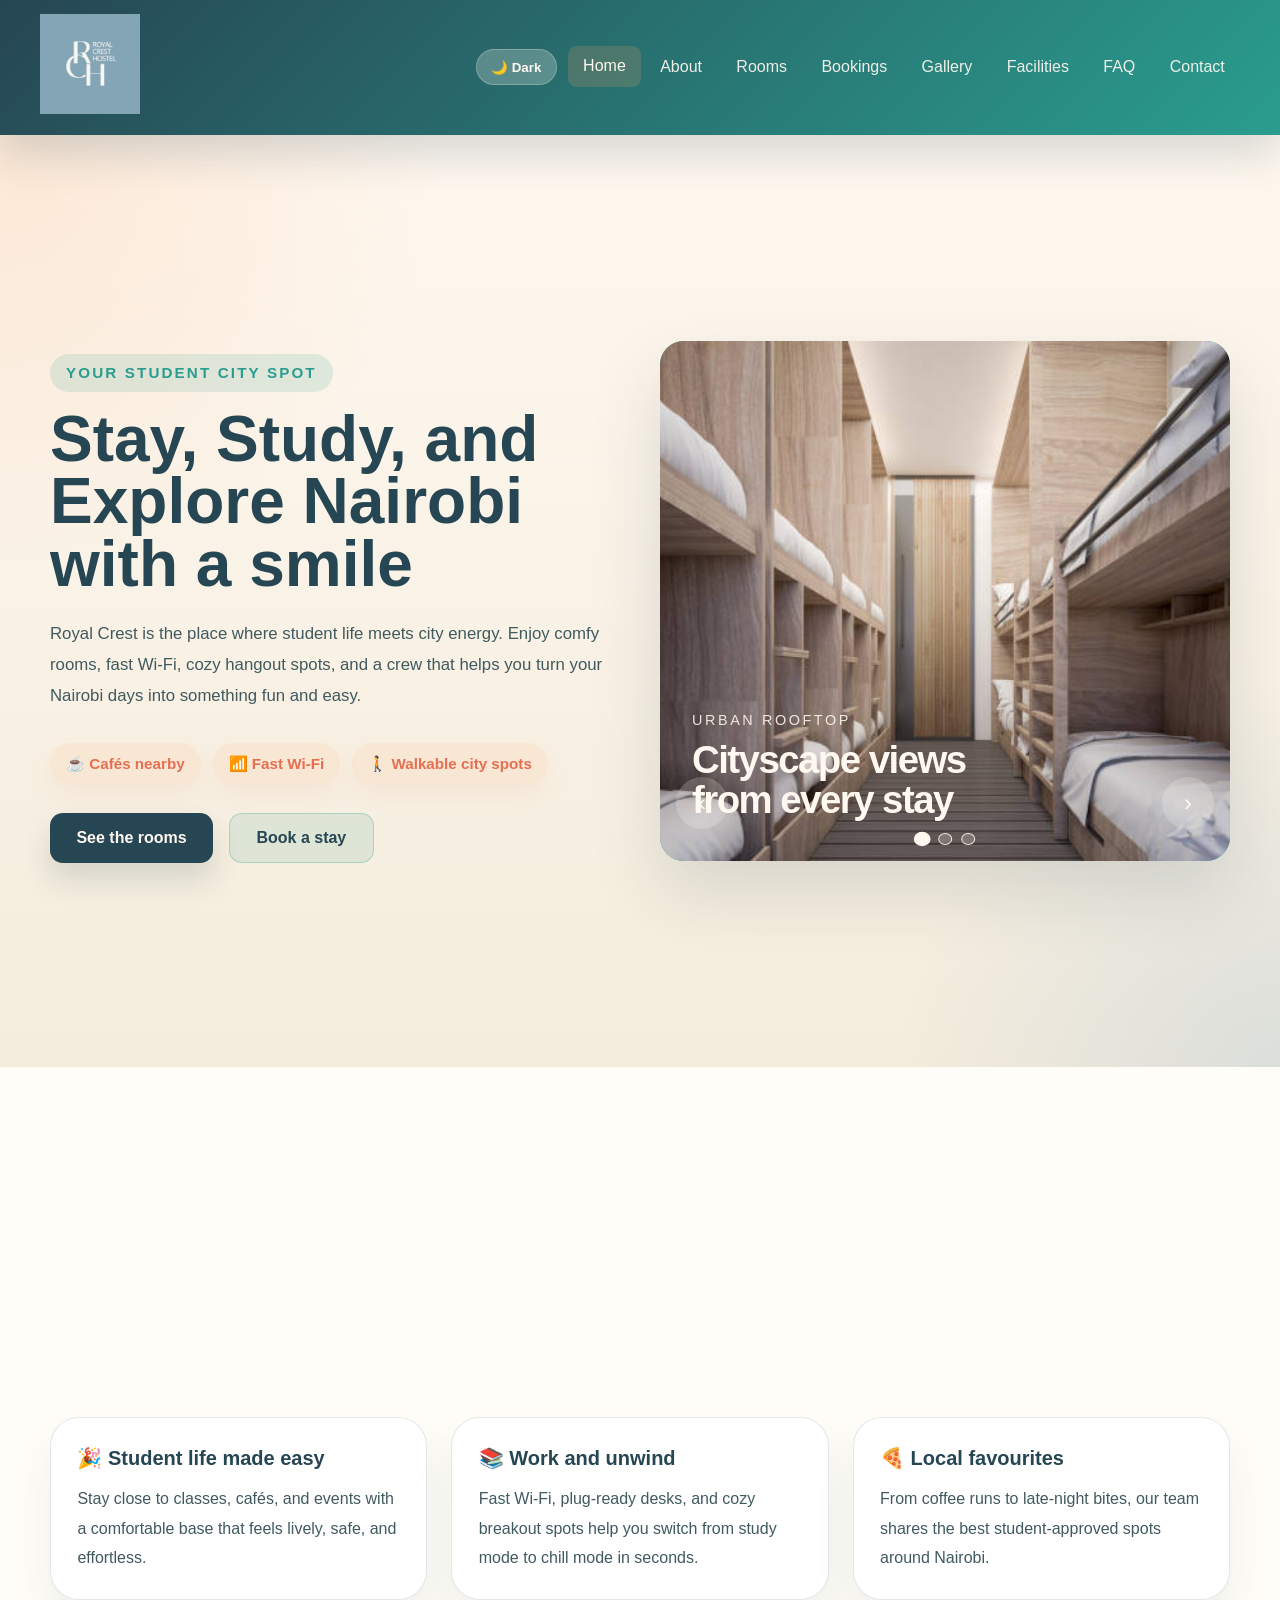
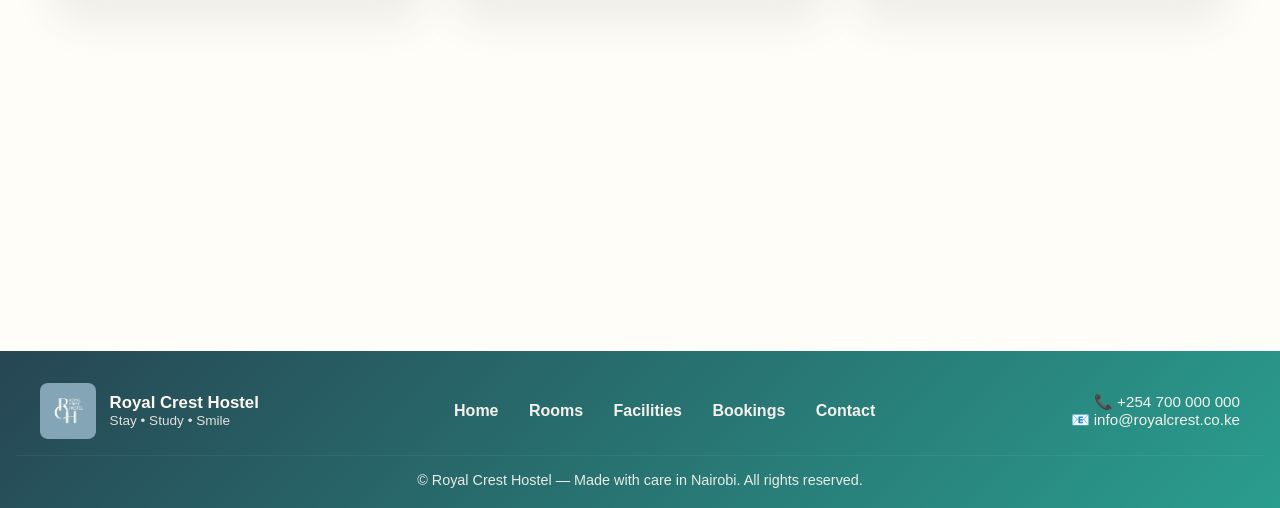
<file: index.html>
<!DOCTYPE html>
<html lang="en">
<head>
    <meta charset="UTF-8">
    <meta name="viewport" content="width=device-width, initial-scale=1.0">
    <title>Royal Crest Hostel | Fun Nairobi Stays</title>
    <link rel="stylesheet" href="styles.css">
</head>
<body>
    <!-- Main navigation bar linking the site pages -->
    <nav class="navbar navbar-expand-lg bg-body-tertiary">
  <div class="container-fluid">
    <a class="navbar-brand" href="#"> <img src="Images/logo.png" alt="logo" width="100" height="100"></a>
    <button class="navbar-toggler" type="button" data-bs-toggle="collapse" data-bs-target="#navbarScroll" aria-controls="navbarScroll" aria-expanded="false" aria-label="Toggle navigation">
      <span class="navbar-toggler-icon"></span>
    </button>
    <div class="collapse navbar-collapse" id="navbarScroll">
      <ul class="navbar-nav me-auto my-2 my-lg-0 navbar-nav-scroll" style="--bs-scroll-height: 100px;">
        <li class="nav-item">
          <a class="nav-link active" aria-current="page" href="#">Home</a>
        </li>
        <li class="nav-item">
          <a class="nav-link" href="about.html">About</a>
        </li>
        <li class="nav-item">
          <a class="nav-link" href="rooms.html">Rooms</a>
        </li>
        <li class="nav-item">
          <a class="nav-link" href="bookings.html">Bookings</a>
        </li>
        <li class="nav-item">
          <a class="nav-link" href="gallery.html">Gallery</a>
        </li>
        <li class="nav-item">
          <a class="nav-link" href="facilities.html">Facilities</a>
        </li>
        <li class="nav-item">
          <a class="nav-link" href="faq.html">FAQ</a>
        </li>
        <li class="nav-item">
          <a class="nav-link" href="contact.html">Contact</a>
        </li>
      </ul>
    </div>
  </div>
</nav>

    <!-- Hero section with the main value statement and quick links -->
<section id="hero" class="hero fun-hero">
  <div class="hero-inner">
    <div class="hero-content">
      <p class="hero-tag">Your Student City Spot</p>
      <h1 class="hero-title">Stay, Study, and Explore Nairobi with a smile</h1>
      <p class="hero-text">Royal Crest is the place where student life meets city energy. Enjoy comfy rooms, fast Wi-Fi, cozy hangout spots, and a crew that helps you turn your Nairobi days into something fun and easy.</p>
      <div class="hero-quickstats">
        <span class="stat-pill">☕ Cafés nearby</span>
        <span class="stat-pill">📶 Fast Wi-Fi</span>
        <span class="stat-pill">🚶 Walkable city spots</span>
      </div>
      <div class="hero-actions">
        <a class="hero-btn primary" href="rooms.html">See the rooms</a>
        <a class="hero-btn secondary" href="bookings.html">Book a stay</a>
      </div>
    </div>

    <div class="hero-carousel" aria-label="Featured stays carousel">
      <div class="carousel-slides">
        <div class="carousel-slide active slide-1">
          <img class="carousel-image" src="Images/istockphoto-1000073424-612x612.jpg" alt="Urban rooftop stay">
          <div class="slide-copy">
            <span>Urban Rooftop</span>
            <h2>Cityscape views from every stay</h2>
          </div>
        </div>
        <div class="carousel-slide slide-2">
          <img class="carousel-image" src="Images/istockphoto-1770596613-612x612.jpg" alt="Modern guest room">
          <div class="slide-copy">
            <span>Modern Rooms</span>
            <h2>Designed for comfort and calm</h2>
          </div>
        </div>
        <div class="carousel-slide slide-3">
          <img class="carousel-image" src="Images/istockphoto-1459288009-612x612.jpg" alt="Relaxing lounge area">
          <div class="slide-copy">
            <span>Relaxing Lounge</span>
            <h2>Your Nairobi escape begins here</h2>
          </div>
        </div>
      </div>

      <div class="carousel-controls">
        <button class="carousel-control prev" type="button" aria-label="Previous slide">‹</button>
        <button class="carousel-control next" type="button" aria-label="Next slide">›</button>
      </div>

      <div class="carousel-indicators">
        <button class="indicator active" data-slide="0" aria-label="Slide 1"></button>
        <button class="indicator" data-slide="1" aria-label="Slide 2"></button>
        <button class="indicator" data-slide="2" aria-label="Slide 3"></button>
      </div>
    </div>
  </div>
</section>

<section class="hero" style="padding: 2.5rem 1.5rem; background: #fffdf7;">
  <div class="hero-inner" style="grid-template-columns: repeat(3, minmax(0, 1fr)); gap: 1.5rem;">
    <div class="fun-card">
      <h3>🎉 Student life made easy</h3>
      <p>Stay close to classes, cafés, and events with a comfortable base that feels lively, safe, and effortless.</p>
    </div>
    <div class="fun-card">
      <h3>📚 Work and unwind</h3>
      <p>Fast Wi-Fi, plug-ready desks, and cozy breakout spots help you switch from study mode to chill mode in seconds.</p>
    </div>
    <div class="fun-card">
      <h3>🍕 Local favourites</h3>
      <p>From coffee runs to late-night bites, our team shares the best student-approved spots around Nairobi.</p>
    </div>
  </div>
</section>

<script>
  const slides = document.querySelectorAll('.carousel-slide');
  const indicators = document.querySelectorAll('.indicator');
  const prevButton = document.querySelector('.carousel-control.prev');
  const nextButton = document.querySelector('.carousel-control.next');
  let currentSlide = 0;
  let carouselTimer;

  function updateCarousel(index) {
    currentSlide = (index + slides.length) % slides.length;
    slides.forEach((slide, idx) => {
      slide.classList.toggle('active', idx === currentSlide);
    });
    indicators.forEach((dot, idx) => {
      dot.classList.toggle('active', idx === currentSlide);
    });
  }

  function nextSlide() {
    updateCarousel(currentSlide + 1);
  }

  function prevSlide() {
    updateCarousel(currentSlide - 1);
  }

  function startCarousel() {
    carouselTimer = setInterval(nextSlide, 5200);
  }

  function stopCarousel() {
    clearInterval(carouselTimer);
  }

  nextButton.addEventListener('click', () => {
    stopCarousel();
    nextSlide();
    startCarousel();
  });

  prevButton.addEventListener('click', () => {
    stopCarousel();
    prevSlide();
    startCarousel();
  });

  indicators.forEach((button, index) => {
    button.addEventListener('click', () => {
      stopCarousel();
      updateCarousel(index);
      startCarousel();
    });
  });

  document.querySelector('.hero-carousel').addEventListener('mouseenter', stopCarousel);
  document.querySelector('.hero-carousel').addEventListener('mouseleave', startCarousel);

  startCarousel();
</script>

<footer class="site-footer">
  <div class="footer-inner">
    <div class="footer-brand">
      <img src="Images/logo.png" alt="Royal Crest logo">
      <div class="brand-text">
        <strong>Royal Crest Hostel</strong>
        <small>Stay • Study • Smile</small>
      </div>
    </div>

    <nav class="footer-nav" aria-label="Footer navigation">
      <a href="index.html">Home</a>
      <a href="rooms.html">Rooms</a>
      <a href="facilities.html">Facilities</a>
      <a href="bookings.html">Bookings</a>
      <a href="contact.html">Contact</a>
    </nav>

    <div class="footer-contact">
      <div>📞 +254 700 000 000</div>
      <div>📧 info@royalcrest.co.ke</div>
    </div>
  </div>
  <div class="footer-bottom">© Royal Crest Hostel — Made with care in Nairobi. All rights reserved.</div>
</footer>

<script>
  const toggleTheme = () => {
    const body = document.body;
    const isDark = body.classList.toggle('dark');
    localStorage.setItem('theme', isDark ? 'dark' : 'light');
    const button = document.querySelector('.theme-toggle');
    if (button) {
      button.textContent = isDark ? '☀️ Light' : '🌙 Dark';
    }
  };

  const savedTheme = localStorage.getItem('theme');
  if (savedTheme === 'dark') {
    document.body.classList.add('dark');
  }

  const container = document.querySelector('.container-fluid');
  const navbarCollapse = document.querySelector('.navbar-collapse');
  if (container && !document.querySelector('.theme-toggle')) {
    const button = document.createElement('button');
    button.type = 'button';
    button.className = 'theme-toggle';
    button.textContent = document.body.classList.contains('dark') ? '☀️ Light' : '🌙 Dark';
    button.setAttribute('aria-label', 'Toggle color theme');
    button.addEventListener('click', toggleTheme);
    if (navbarCollapse) {
      container.insertBefore(button, navbarCollapse);
    } else {
      container.appendChild(button);
    }
  }
</script>

</body>
</html>
</file>
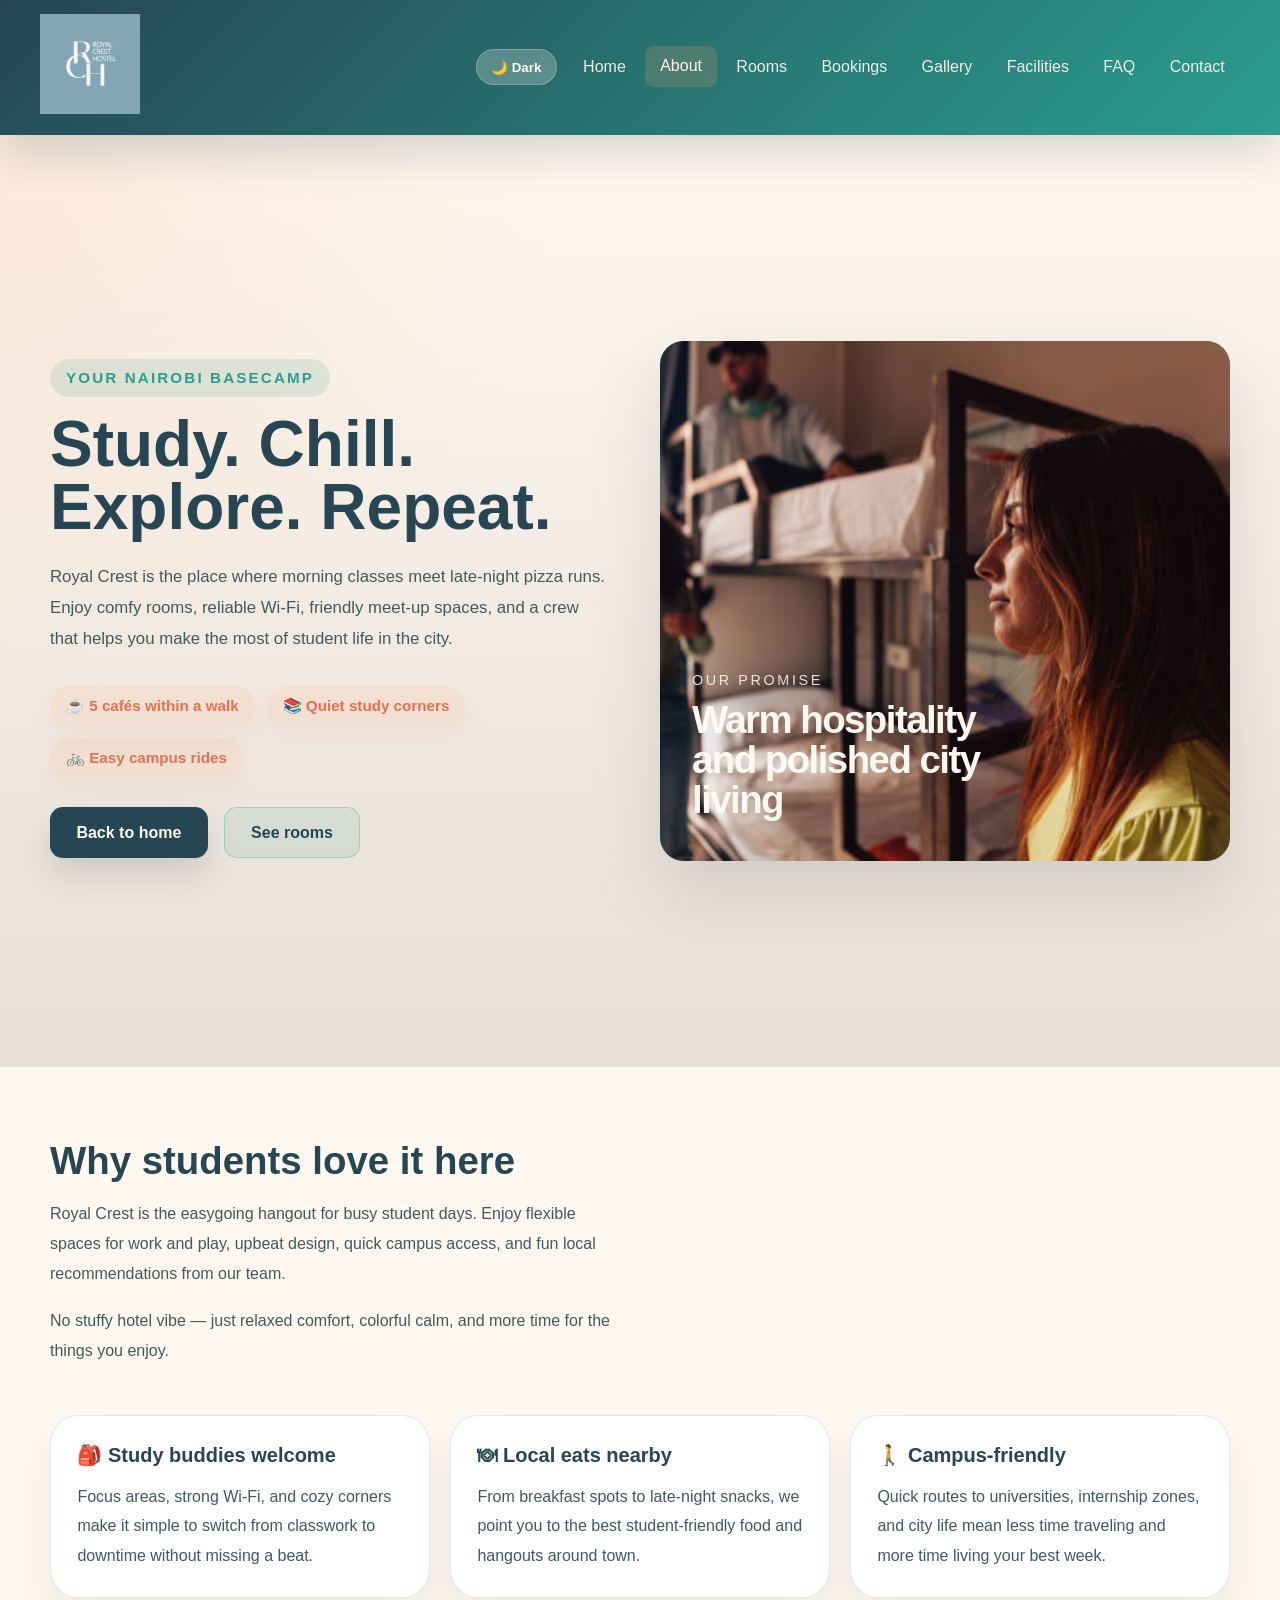
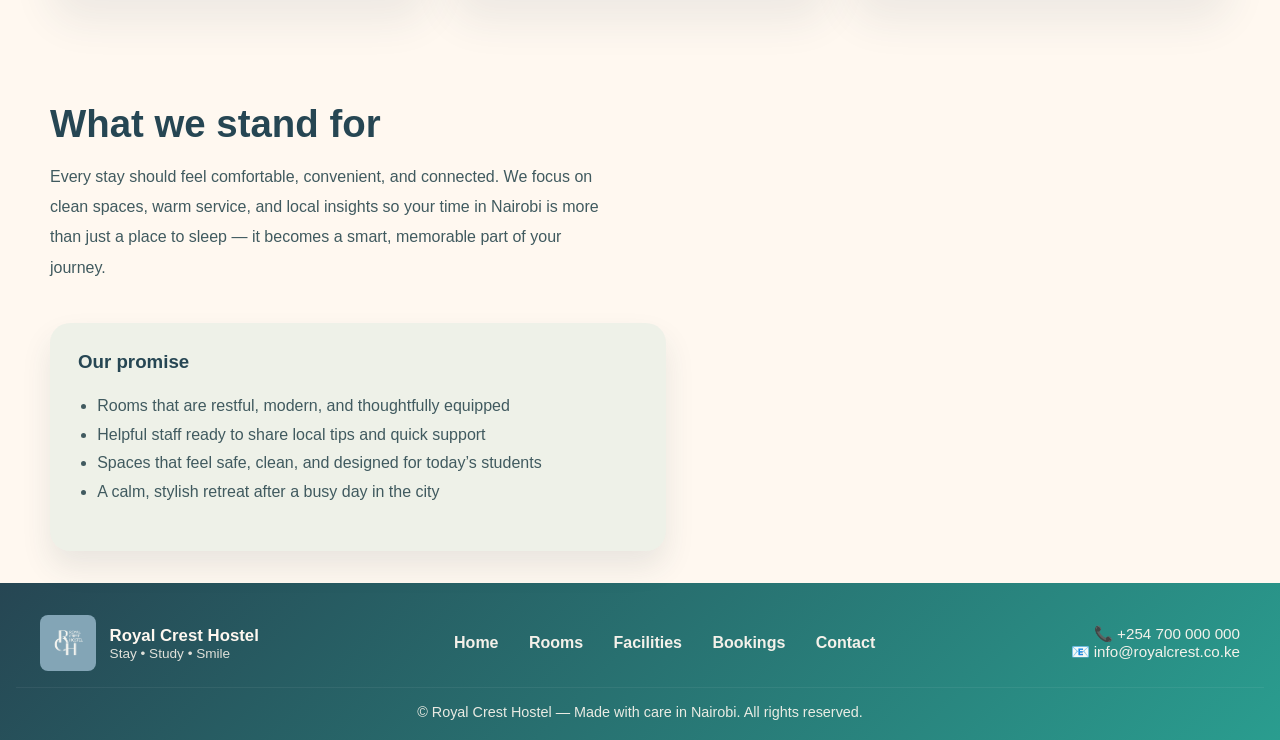
<file: about.html>
<!DOCTYPE html>
<html lang="en">
<head>
    <meta charset="UTF-8">
    <meta name="viewport" content="width=device-width, initial-scale=1.0">
    <title>About | Royal Crest Hostel</title>
    <link rel="stylesheet" href="styles.css">
</head>
<body>
    <!-- Navbar shared across the site -->
    <nav class="navbar navbar-expand-lg bg-body-tertiary">
        <div class="container-fluid">
            <a class="navbar-brand" href="index.html">
                <img src="Images/logo.png" alt="logo" width="100" height="100">
            </a>
            <button class="navbar-toggler" type="button" data-bs-toggle="collapse" data-bs-target="#navbarScroll" aria-controls="navbarScroll" aria-expanded="false" aria-label="Toggle navigation">
                <span class="navbar-toggler-icon"></span>
            </button>
            <div class="collapse navbar-collapse" id="navbarScroll">
                <ul class="navbar-nav me-auto my-2 my-lg-0 navbar-nav-scroll" style="--bs-scroll-height: 100px;">
                    <li class="nav-item">
                        <a class="nav-link" aria-current="page" href="index.html">Home</a>
                    </li>
                    <li class="nav-item">
                        <a class="nav-link active" href="about.html">About</a>
                    </li>
                    <li class="nav-item">
                        <a class="nav-link" href="rooms.html">Rooms</a>
                    </li>
                    <li class="nav-item">
                        <a class="nav-link" href="bookings.html">Bookings</a>
                    </li>
                    <li class="nav-item">
                        <a class="nav-link" href="index.html#gallery">Gallery</a>
                    </li>
                    <li class="nav-item">
                        <a class="nav-link" href="facilities.html">Facilities</a>
                    </li>
                    <li class="nav-item">
                        <a class="nav-link" href="faq.html">FAQ</a>
                    </li>
                    <li class="nav-item">
                        <a class="nav-link" href="contact.html">Contact</a>
                    </li>
                </ul>
            </div>
        </div>
    </nav>

    <!-- About page hero section describing the hostel story -->
    <section id="about" class="hero">
        <div class="hero-inner">
            <div class="hero-content">
                <p class="hero-tag">Your Nairobi basecamp</p>
                <h1 class="hero-title">Study. Chill. Explore. Repeat.</h1>
                <p class="hero-text">Royal Crest is the place where morning classes meet late-night pizza runs. Enjoy comfy rooms, reliable Wi-Fi, friendly meet-up spaces, and a crew that helps you make the most of student life in the city.</p>
                <div class="hero-quickstats">
                    <span class="stat-pill">☕ 5 cafés within a walk</span>
                    <span class="stat-pill">📚 Quiet study corners</span>
                    <span class="stat-pill">🚲 Easy campus rides</span>
                </div>
                <div class="hero-actions">
                    <a class="hero-btn primary" href="index.html">Back to home</a>
                    <a class="hero-btn secondary" href="rooms.html">See rooms</a>
                </div>
            </div>

            <div class="hero-carousel" aria-label="About Nairobi Urban Stay">
                <div class="carousel-slides">
                    <div class="carousel-slide active slide-3">
                        <img class="carousel-image" src="Images/istockphoto-1459288009-612x612.jpg" alt="Comfortable lounge area">
                        <div class="slide-copy">
                            <span>Our promise</span>
                            <h2>Warm hospitality and polished city living</h2>
                        </div>
                    </div>
                </div>
            </div>
        </div>
    </section>

    <section class="hero fun-hero" style="padding: 2.5rem 1.5rem; min-height: auto; background: #fff8f0;">
        <div class="hero-inner" style="grid-template-columns: 1fr; gap: 2rem;">
            <div class="hero-content">
                <h2 style="font-size: clamp(1.9rem, 3vw, 2.6rem); margin-bottom: 1rem;">Why students love it here</h2>
                <p style="color: #405a5f; line-height: 1.9; font-size: 1rem;">Royal Crest is the easygoing hangout for busy student days. Enjoy flexible spaces for work and play, upbeat design, quick campus access, and fun local recommendations from our team.</p>
                <p style="color: #405a5f; line-height: 1.9; font-size: 1rem;">No stuffy hotel vibe — just relaxed comfort, colorful calm, and more time for the things you enjoy.</p>
            </div>
            <div class="fun-grid">
                <div class="fun-card">
                    <h3>🎒 Study buddies welcome</h3>
                    <p>Focus areas, strong Wi-Fi, and cozy corners make it simple to switch from classwork to downtime without missing a beat.</p>
                </div>
                <div class="fun-card">
                    <h3>🍽 Local eats nearby</h3>
                    <p>From breakfast spots to late-night snacks, we point you to the best student-friendly food and hangouts around town.</p>
                </div>
                <div class="fun-card">
                    <h3>🚶 Campus-friendly</h3>
                    <p>Quick routes to universities, internship zones, and city life mean less time traveling and more time living your best week.</p>
                </div>
            </div>
        </div>
    </section>
    <section class="hero" style="padding: 2rem 1.5rem; min-height: auto; background: #fff8f0;">
        <div class="hero-inner" style="grid-template-columns: 1fr; gap: 1.5rem;">
            <div class="hero-content">
                <h2 style="font-size: clamp(1.8rem, 3vw, 2.4rem); margin-bottom: 1rem;">What we stand for</h2>
                <p style="color: #405a5f; line-height: 1.9; font-size: 1rem;">Every stay should feel comfortable, convenient, and connected. We focus on clean spaces, warm service, and local insights so your time in Nairobi is more than just a place to sleep — it becomes a smart, memorable part of your journey.</p>
            </div>
            <div class="hero-content" style="background: rgba(42, 157, 143, 0.08); padding: 1.75rem; border-radius: 1.25rem; box-shadow: 0 16px 30px rgba(38, 70, 83, 0.1);">
                <h3 style="margin-top: 0; color: #264653;">Our promise</h3>
                <ul style="padding-left: 1.2rem; color: #405a5f; line-height: 1.8;">
                    <li>Rooms that are restful, modern, and thoughtfully equipped</li>
                    <li>Helpful staff ready to share local tips and quick support</li>
                    <li>Spaces that feel safe, clean, and designed for today’s students</li>
                    <li>A calm, stylish retreat after a busy day in the city</li>
                </ul>
            </div>
        </div>
    </section>
        <footer class="site-footer">
            <div class="footer-inner">
                <div class="footer-brand">
                    <img src="Images/logo.png" alt="Royal Crest logo">
                    <div class="brand-text">
                        <strong>Royal Crest Hostel</strong>
                        <small>Stay • Study • Smile</small>
                    </div>
                </div>

                <nav class="footer-nav" aria-label="Footer navigation">
                    <a href="index.html">Home</a>
                    <a href="rooms.html">Rooms</a>
                    <a href="facilities.html">Facilities</a>
                    <a href="bookings.html">Bookings</a>
                    <a href="contact.html">Contact</a>
                </nav>

                <div class="footer-contact">
                    <div>📞 +254 700 000 000</div>
                    <div>📧 info@royalcrest.co.ke</div>
                </div>
            </div>
            <div class="footer-bottom">© Royal Crest Hostel — Made with care in Nairobi. All rights reserved.</div>
        </footer>

<script>
  const toggleTheme = () => {
    const body = document.body;
    const isDark = body.classList.toggle('dark');
    localStorage.setItem('theme', isDark ? 'dark' : 'light');
    const button = document.querySelector('.theme-toggle');
    if (button) {
      button.textContent = isDark ? '☀️ Light' : '🌙 Dark';
    }
  };

  const savedTheme = localStorage.getItem('theme');
  if (savedTheme === 'dark') {
    document.body.classList.add('dark');
  }

  const container = document.querySelector('.container-fluid');
  const navbarCollapse = document.querySelector('.navbar-collapse');
  if (container && !document.querySelector('.theme-toggle')) {
    const button = document.createElement('button');
    button.type = 'button';
    button.className = 'theme-toggle';
    button.textContent = document.body.classList.contains('dark') ? '☀️ Light' : '🌙 Dark';
    button.setAttribute('aria-label', 'Toggle color theme');
    button.addEventListener('click', toggleTheme);
    if (navbarCollapse) {
      container.insertBefore(button, navbarCollapse);
    } else {
      container.appendChild(button);
    }
  }
</script>
</body>
</html>
</file>
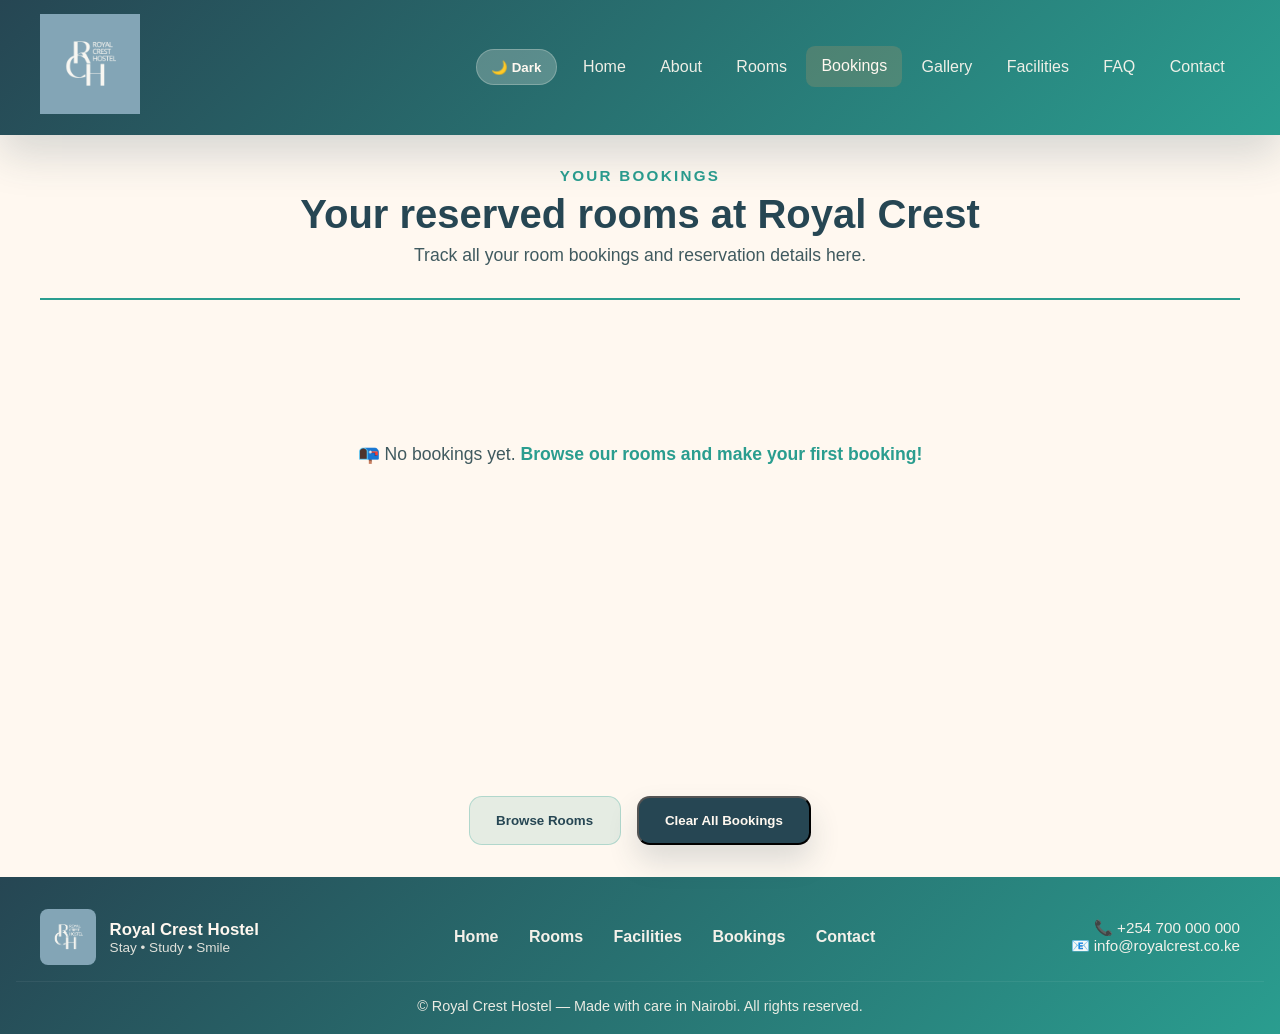
<file: bookings.html>
<!DOCTYPE html>
<html lang="en">
<head>
    <meta charset="UTF-8">
    <meta name="viewport" content="width=device-width, initial-scale=1.0">
    <title>Bookings | Royal Crest Hostel</title>
    <link rel="stylesheet" href="styles.css">
</head>
<body>
    <nav class="navbar navbar-expand-lg bg-body-tertiary">
        <div class="container-fluid">
            <a class="navbar-brand" href="index.html">
                <img src="Images/logo.png" alt="logo" width="100" height="100">
            </a>
            <button class="navbar-toggler" type="button" data-bs-toggle="collapse" data-bs-target="#navbarScroll" aria-controls="navbarScroll" aria-expanded="false" aria-label="Toggle navigation">
                <span class="navbar-toggler-icon"></span>
            </button>
            <div class="collapse navbar-collapse" id="navbarScroll">
                <ul class="navbar-nav me-auto my-2 my-lg-0 navbar-nav-scroll" style="--bs-scroll-height: 100px;">
                    <li class="nav-item">
                        <a class="nav-link" href="index.html">Home</a>
                    </li>
                    <li class="nav-item">
                        <a class="nav-link" href="about.html">About</a>
                    </li>
                    <li class="nav-item">
                        <a class="nav-link" href="rooms.html">Rooms</a>
                    </li>
                    <li class="nav-item">
                        <a class="nav-link active" href="bookings.html">Bookings</a>
                    </li>
                    <li class="nav-item">
                        <a class="nav-link" href="index.html#gallery">Gallery</a>
                    </li>
                    <li class="nav-item">
                        <a class="nav-link" href="facilities.html">Facilities</a>
                    </li>
                    <li class="nav-item">
                        <a class="nav-link" href="faq.html">FAQ</a>
                    </li>
                    <li class="nav-item">
                        <a class="nav-link" href="contact.html">Contact</a>
                    </li>
                </ul>
            </div>
        </div>
    </nav>

    <section class="bookings-page">
        <div class="bookings-header">
            <div class="header-text">
                <span>YOUR BOOKINGS</span>
                <h1>Your reserved rooms at Royal Crest</h1>
                <p>Track all your room bookings and reservation details here.</p>
            </div>
        </div>

        <div class="bookings-container">
            <div id="bookingsList" class="bookings-list">
                <!-- Bookings will be loaded here by JavaScript -->
            </div>
            <div id="emptyState" class="empty-state">
                <p>📭 No bookings yet. <a href="rooms.html">Browse our rooms and make your first booking!</a></p>
            </div>
        </div>

        <div class="bookings-actions">
            <button class="hero-btn secondary" type="button" onclick="window.location.href='rooms.html'">Browse Rooms</button>
            <button class="hero-btn primary" type="button" onclick="clearAllBookings()">Clear All Bookings</button>
        </div>
    </section>

    <script>
        function displayBookings() {
            const bookingsList = document.getElementById('bookingsList');
            const emptyState = document.getElementById('emptyState');
            const bookings = JSON.parse(localStorage.getItem('roomBookings')) || [];

            if (bookings.length === 0) {
                bookingsList.innerHTML = '';
                emptyState.style.display = 'block';
            } else {
                emptyState.style.display = 'none';
                bookingsList.innerHTML = bookings.map((booking, index) => `
                    <div class="booking-card">
                        <button class="remove-booking" onclick="removeBooking(${index})" title="Remove booking">×</button>
                        <div class="booking-image">
                            <img src="${booking.image}" alt="${booking.roomTitle}">
                        </div>
                        <div class="booking-details">
                            <h3>${booking.roomTitle}</h3>
                            <p class="booking-price">${booking.price}</p>
                            <div class="booking-meta">
                                <span>📅 Booked on: ${booking.bookedDate}</span>
                                <span>⏰ Time: ${booking.bookedTime}</span>
                            </div>
                            <p class="booking-description">${booking.description}</p>
                            <p class="booking-payment"><strong>Payment Info:</strong> ${booking.payment}</p>
                        </div>
                    </div>
                `).join('');
            }
        }

        function removeBooking(index) {
            const bookings = JSON.parse(localStorage.getItem('roomBookings')) || [];
            bookings.splice(index, 1);
            localStorage.setItem('roomBookings', JSON.stringify(bookings));
            displayBookings();
        }

        function clearAllBookings() {
            if (confirm('Are you sure you want to clear all bookings?')) {
                localStorage.removeItem('roomBookings');
                displayBookings();
            }
        }

        // Load bookings on page load
        document.addEventListener('DOMContentLoaded', displayBookings);
    </script>
        <footer class="site-footer">
            <div class="footer-inner">
                <div class="footer-brand">
                    <img src="Images/logo.png" alt="Royal Crest logo">
                    <div class="brand-text">
                        <strong>Royal Crest Hostel</strong>
                        <small>Stay • Study • Smile</small>
                    </div>
                </div>

                <nav class="footer-nav" aria-label="Footer navigation">
                    <a href="index.html">Home</a>
                    <a href="rooms.html">Rooms</a>
                    <a href="facilities.html">Facilities</a>
                    <a href="bookings.html">Bookings</a>
                    <a href="contact.html">Contact</a>
                </nav>

                <div class="footer-contact">
                    <div>📞 +254 700 000 000</div>
                    <div>📧 info@royalcrest.co.ke</div>
                </div>
            </div>
            <div class="footer-bottom">© Royal Crest Hostel — Made with care in Nairobi. All rights reserved.</div>
        </footer>

<script>
  const toggleTheme = () => {
    const body = document.body;
    const isDark = body.classList.toggle('dark');
    localStorage.setItem('theme', isDark ? 'dark' : 'light');
    const button = document.querySelector('.theme-toggle');
    if (button) {
      button.textContent = isDark ? '☀️ Light' : '🌙 Dark';
    }
  };

  const savedTheme = localStorage.getItem('theme');
  if (savedTheme === 'dark') {
    document.body.classList.add('dark');
  }

  const container = document.querySelector('.container-fluid');
  const navbarCollapse = document.querySelector('.navbar-collapse');
  if (container && !document.querySelector('.theme-toggle')) {
    const button = document.createElement('button');
    button.type = 'button';
    button.className = 'theme-toggle';
    button.textContent = document.body.classList.contains('dark') ? '☀️ Light' : '🌙 Dark';
    button.setAttribute('aria-label', 'Toggle color theme');
    button.addEventListener('click', toggleTheme);
    if (navbarCollapse) {
      container.insertBefore(button, navbarCollapse);
    } else {
      container.appendChild(button);
    }
  }
</script>
</body>
</html>
</file>
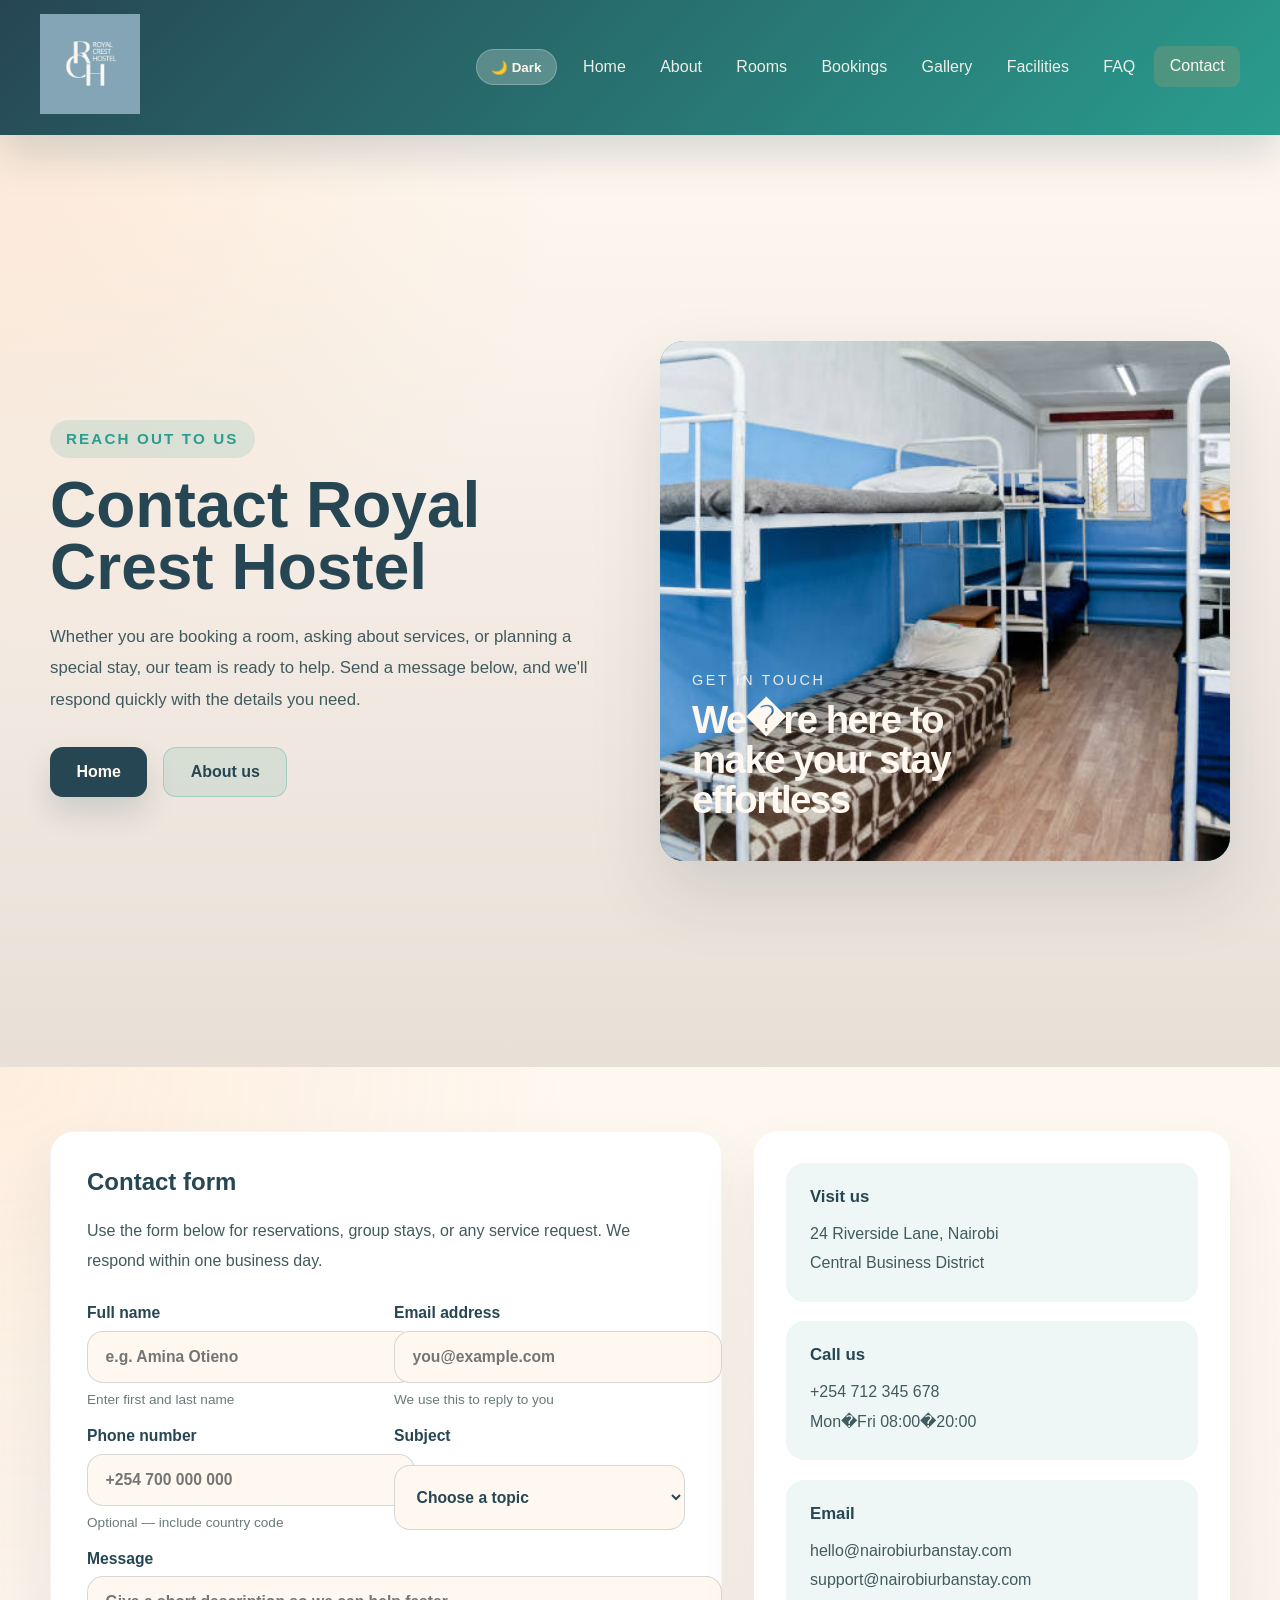
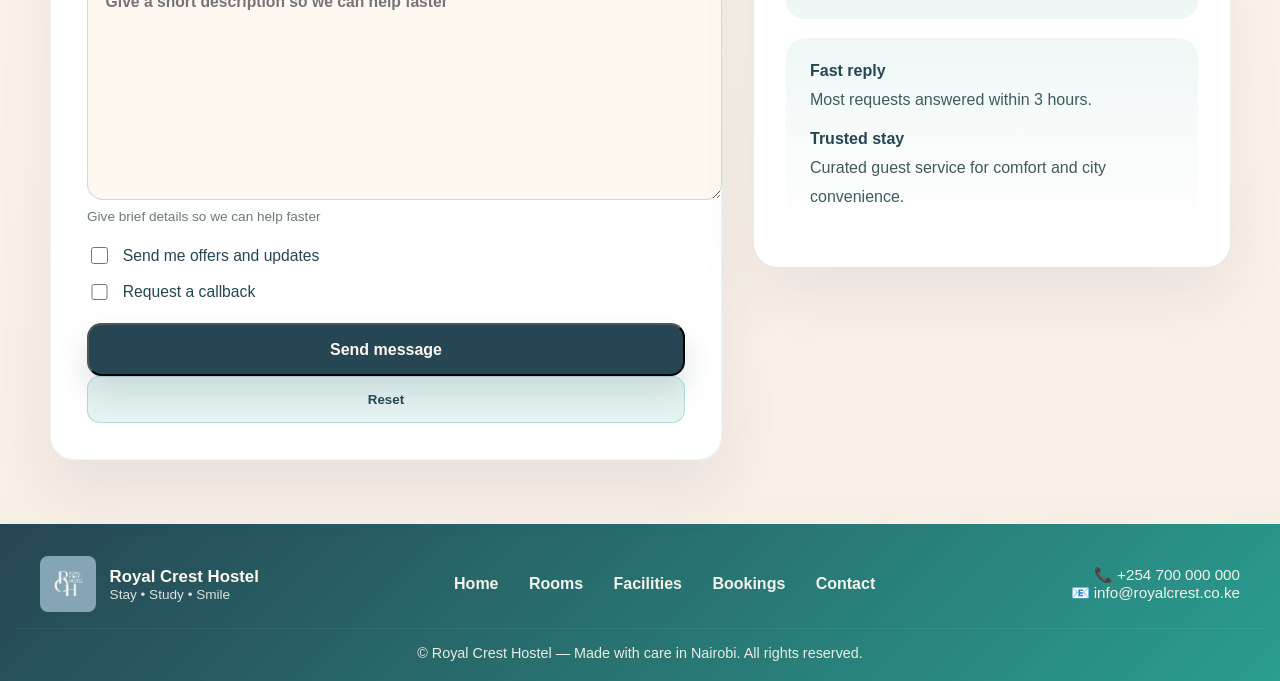
<file: contact.html>
<!DOCTYPE html>
<html lang="en">
<head>
    <meta charset="UTF-8">
    <meta name="viewport" content="width=device-width, initial-scale=1.0">
    <title>Contact | Royal Crest Hostel</title>
    <link rel="stylesheet" href="styles.css">
</head>
<body>
    <!-- Contact page navigation bar -->
    <nav class="navbar navbar-expand-lg bg-body-tertiary">
        <div class="container-fluid">
            <a class="navbar-brand" href="index.html">
                <img src="Images/logo.png" alt="logo" width="100" height="100">
            </a>
            <button class="navbar-toggler" type="button" data-bs-toggle="collapse" data-bs-target="#navbarScroll" aria-controls="navbarScroll" aria-expanded="false" aria-label="Toggle navigation">
                <span class="navbar-toggler-icon"></span>
            </button>
            <div class="collapse navbar-collapse" id="navbarScroll">
                <ul class="navbar-nav me-auto my-2 my-lg-0 navbar-nav-scroll" style="--bs-scroll-height: 100px;">
                    <li class="nav-item">
                        <a class="nav-link" href="index.html">Home</a>
                    </li>
                    <li class="nav-item">
                        <a class="nav-link" href="about.html">About</a>
                    </li>
                    <li class="nav-item">
                        <a class="nav-link" href="rooms.html">Rooms</a>
                    </li>
                    <li class="nav-item">
                        <a class="nav-link" href="bookings.html">Bookings</a>
                    </li>
                    <li class="nav-item">
                        <a class="nav-link" href="index.html#gallery">Gallery</a>
                    </li>
                    <li class="nav-item">
                        <a class="nav-link" href="facilities.html">Facilities</a>
                    </li>
                    <li class="nav-item">
                        <a class="nav-link" href="faq.html">FAQ</a>
                    </li>
                    <li class="nav-item">
                        <a class="nav-link active" href="contact.html">Contact</a>
                    </li>
                </ul>
            </div>
        </div>
    </nav>

    <section class="hero">
        <div class="hero-inner">
            <div class="hero-content">
                <p class="hero-tag">Reach out to us</p>
                <h1 class="hero-title">Contact Royal Crest Hostel</h1>
                <p class="hero-text">Whether you are booking a room, asking about services, or planning a special stay, our team is ready to help. Send a message below, and we'll respond quickly with the details you need.</p>
                <div class="hero-actions">
                    <a class="hero-btn primary" href="index.html">Home</a>
                    <a class="hero-btn secondary" href="about.html">About us</a>
                </div>
            </div>
            <div class="hero-carousel" aria-label="Contact Royal Crest Hostel">
                <div class="carousel-slides">
                    <div class="carousel-slide active slide-2">
                        <img class="carousel-image" src="Images/istockphoto-1770596613-612x612.jpg" alt="Reception desk and city view">
                        <div class="slide-copy">
                            <span>Get in touch</span>
                            <h2>We�re here to make your stay effortless</h2>
                        </div>
                    </div>
                </div>
            </div>
        </div>
    </section>

    <!-- Contact page form section with visitor message form and contact details -->
    <section class="contact-section">
        <div class="contact-grid">
            <div class="contact-card">
                <h2>Contact form</h2>
                <p class="contact-intro">Use the form below for reservations, group stays, or any service request. We respond within one business day.</p>
                <form class="contact-form" id="contactForm" action="#" method="post" novalidate>
                    <div class="form-row">
                        <label for="name">
                            Full name
                            <input id="name" type="text" name="name" placeholder="e.g. Amina Otieno" required>
                            <small class="field-note">Enter first and last name</small>
                        </label>
                        <label for="email">
                            Email address
                            <input id="email" type="email" name="email" placeholder="you@example.com" required>
                            <small class="field-note">We use this to reply to you</small>
                        </label>
                    </div>

                    <div class="form-row">
                        <label for="phone">
                            Phone number
                            <input id="phone" type="tel" name="phone" placeholder="+254 700 000 000">
                            <small class="field-note">Optional — include country code</small>
                        </label>
                        <label for="subject">
                            Subject
                            <select id="subject" name="subject" required>
                                <option value="">Choose a topic</option>
                                <option value="booking">Booking request</option>
                                <option value="facilities">Facilities inquiry</option>
                                <option value="group">Group or event stay</option>
                                <option value="other">Other question</option>
                            </select>
                        </label>
                    </div>

                    <label class="full" for="message">
                        Message
                        <textarea id="message" name="message" placeholder="Give a short description so we can help faster" required></textarea>
                        <small class="field-note">Give brief details so we can help faster</small>
                    </label>

                    <div class="contact-checklist">
                        <label><input type="checkbox" name="newsletter"> Send me offers and updates</label>
                        <label><input type="checkbox" name="callback"> Request a callback</label>
                    </div>

                    <div class="form-actions">
                        <button class="hero-btn primary" type="submit">Send message</button>
                        <button class="hero-btn secondary" type="reset">Reset</button>
                    </div>

                    <p id="formSuccess" class="field-note" style="display:none;color:#2A9D8F;margin-top:12px;">Thanks — your message was sent. We'll reply within 24 hours.</p>
                </form>
            </div>

            <div class="contact-info-panel">
                <div class="info-card">
                    <h3>Visit us</h3>
                    <p>24 Riverside Lane, Nairobi<br>Central Business District</p>
                </div>
                <div class="info-card">
                    <h3>Call us</h3>
                    <p>+254 712 345 678<br>Mon�Fri 08:00�20:00</p>
                </div>
                <div class="info-card">
                    <h3>Email</h3>
                    <p>hello@nairobiurbanstay.com<br>support@nairobiurbanstay.com</p>
                </div>
                <div class="contact-meta">
                    <div>
                        <strong>Fast reply</strong>
                        <p>Most requests answered within 3 hours.</p>
                    </div>
                    <div>
                        <strong>Trusted stay</strong>
                        <p>Curated guest service for comfort and city convenience.</p>
                    </div>
                </div>
            </div>
        </div>
    </section>
        <footer class="site-footer">
            <div class="footer-inner">
                <div class="footer-brand">
                    <img src="Images/logo.png" alt="Royal Crest logo">
                    <div class="brand-text">
                        <strong>Royal Crest Hostel</strong>
                        <small>Stay • Study • Smile</small>
                    </div>
                </div>

                <nav class="footer-nav" aria-label="Footer navigation">
                    <a href="index.html">Home</a>
                    <a href="rooms.html">Rooms</a>
                    <a href="facilities.html">Facilities</a>
                    <a href="bookings.html">Bookings</a>
                    <a href="contact.html">Contact</a>
                </nav>

                <div class="footer-contact">
                    <div>📞 +254 700 000 000</div>
                    <div>📧 info@royalcrest.co.ke</div>
                </div>
            </div>
            <div class="footer-bottom">© Royal Crest Hostel — Made with care in Nairobi. All rights reserved.</div>
        </footer>

<script>
  const toggleTheme = () => {
    const body = document.body;
    const isDark = body.classList.toggle('dark');
    localStorage.setItem('theme', isDark ? 'dark' : 'light');
    const button = document.querySelector('.theme-toggle');
    if (button) {
      button.textContent = isDark ? '☀️ Light' : '🌙 Dark';
    }
  };

  const savedTheme = localStorage.getItem('theme');
  if (savedTheme === 'dark') {
    document.body.classList.add('dark');
  }

  const container = document.querySelector('.container-fluid');
  const navbarCollapse = document.querySelector('.navbar-collapse');
  if (container && !document.querySelector('.theme-toggle')) {
    const button = document.createElement('button');
    button.type = 'button';
    button.className = 'theme-toggle';
    button.textContent = document.body.classList.contains('dark') ? '☀️ Light' : '🌙 Dark';
    button.setAttribute('aria-label', 'Toggle color theme');
    button.addEventListener('click', toggleTheme);
    if (navbarCollapse) {
      container.insertBefore(button, navbarCollapse);
    } else {
      container.appendChild(button);
    }
  }
</script>
</body>
</html>
</file>
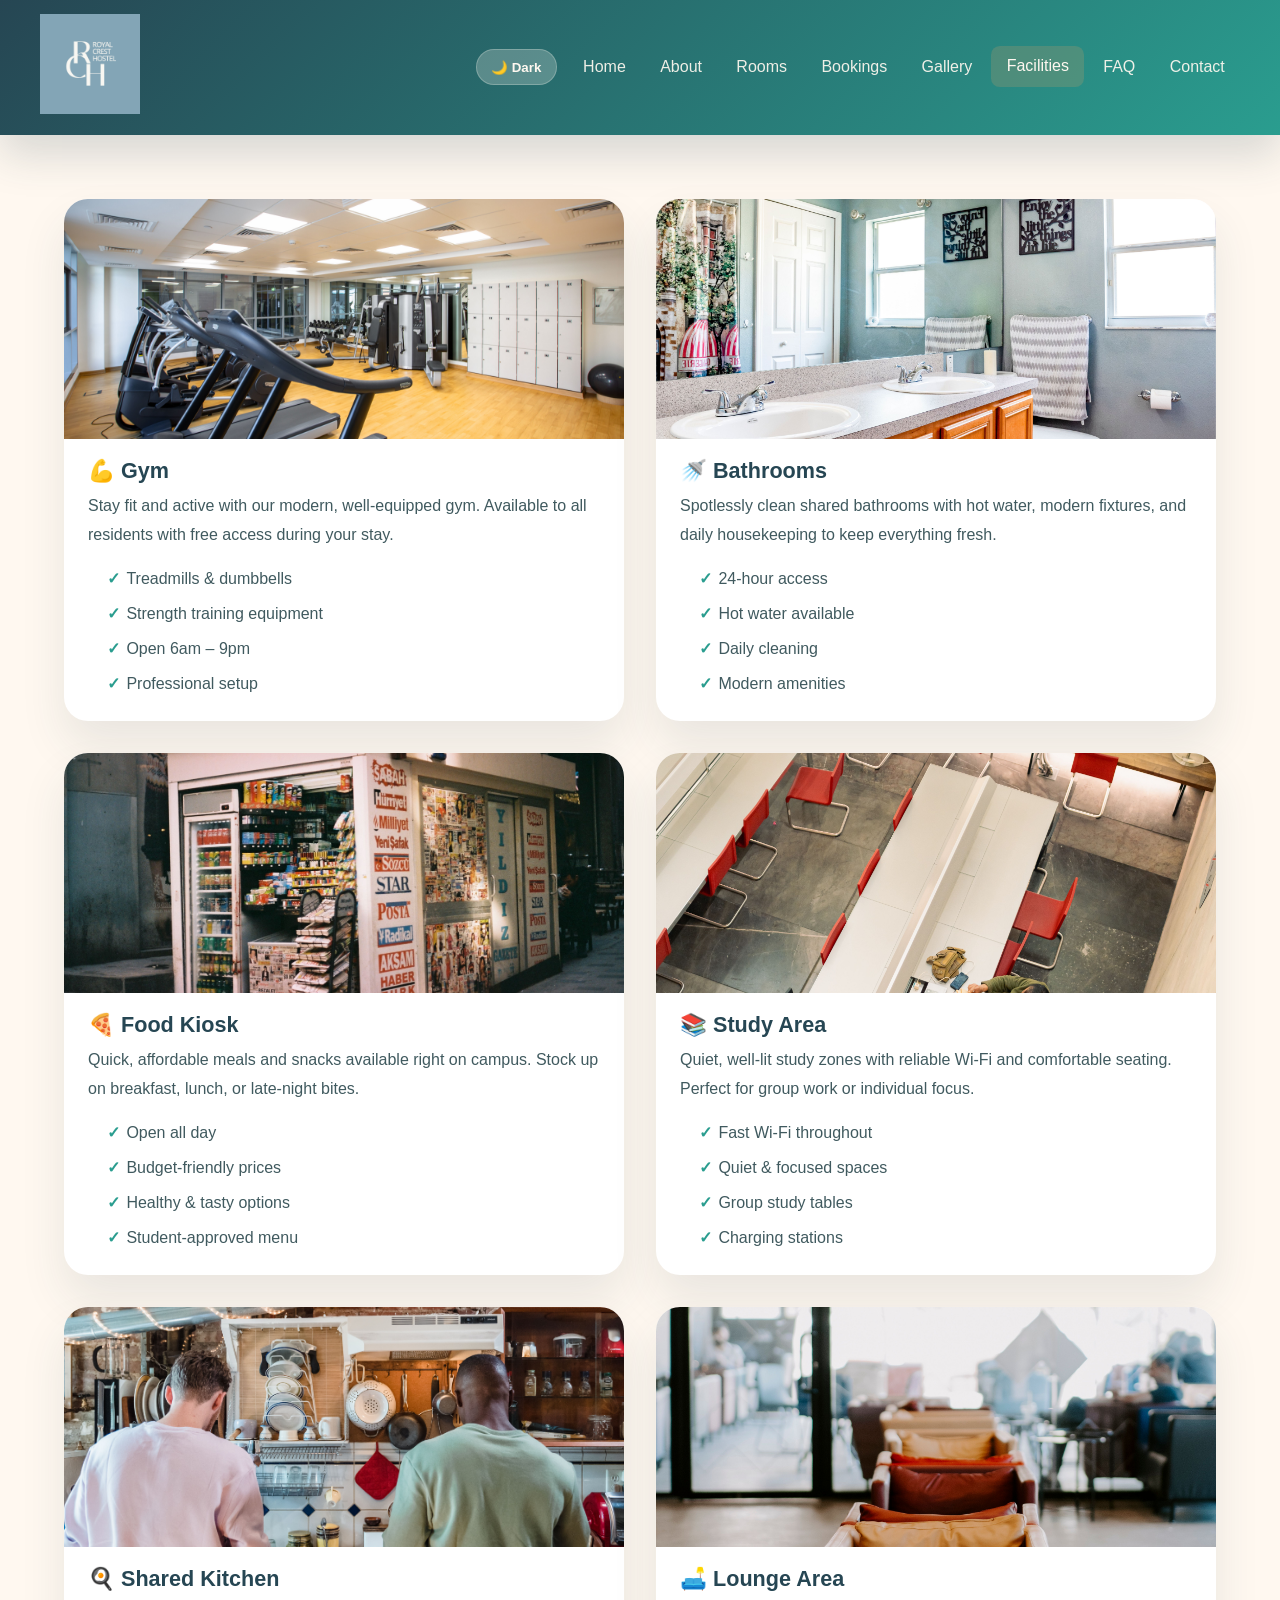
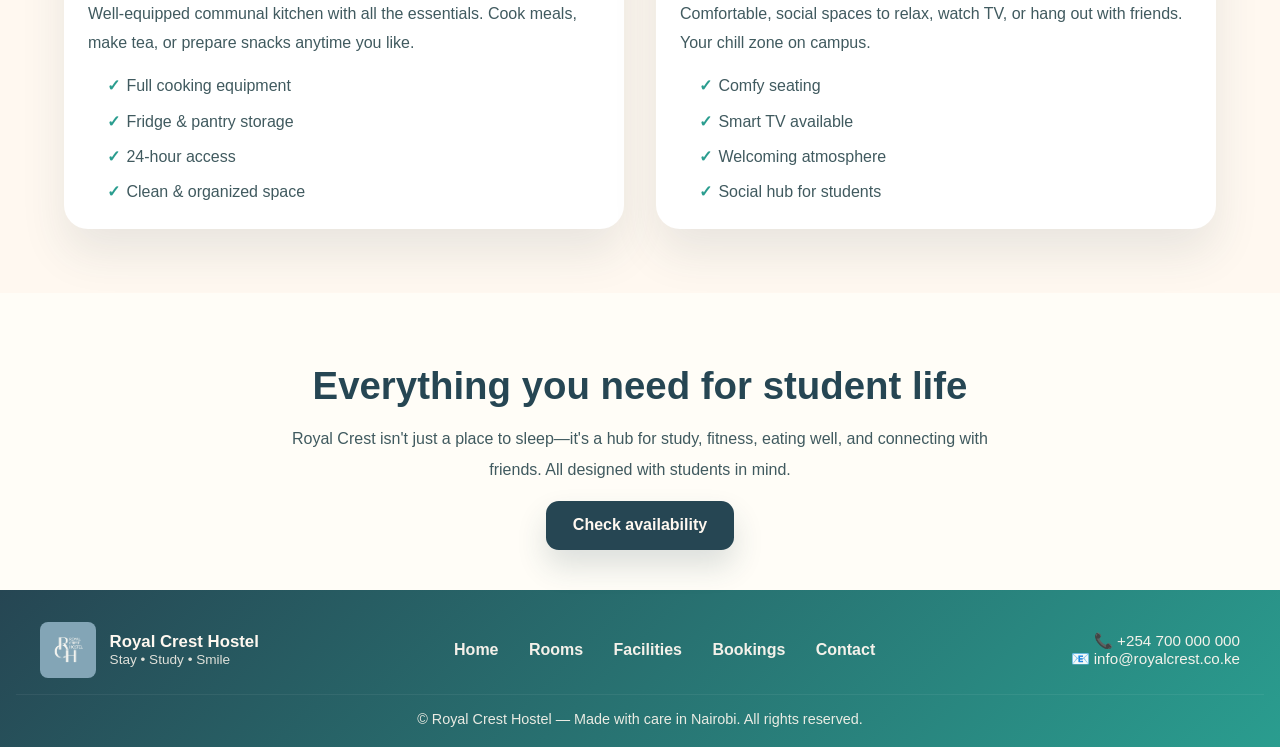
<file: facilities.html>
<!DOCTYPE html>
<html lang="en">
<head>
    <meta charset="UTF-8">
    <meta name="viewport" content="width=device-width, initial-scale=1.0">
    <title>Facilities | Royal Crest Hostel</title>
    <link rel="stylesheet" href="styles.css">
</head>
<body>
    <nav class="navbar navbar-expand-lg bg-body-tertiary">
        <div class="container-fluid">
            <a class="navbar-brand" href="index.html">
                <img src="Images/logo.png" alt="logo" width="100" height="100">
            </a>
            <button class="navbar-toggler" type="button" data-bs-toggle="collapse" data-bs-target="#navbarScroll" aria-controls="navbarScroll" aria-expanded="false" aria-label="Toggle navigation">
                <span class="navbar-toggler-icon"></span>
            </button>
            <div class="collapse navbar-collapse" id="navbarScroll">
                <ul class="navbar-nav me-auto my-2 my-lg-0 navbar-nav-scroll" style="--bs-scroll-height: 100px;">
                    <li class="nav-item">
                        <a class="nav-link" href="index.html">Home</a>
                    </li>
                    <li class="nav-item">
                        <a class="nav-link" href="about.html">About</a>
                    </li>
                    <li class="nav-item">
                        <a class="nav-link" href="rooms.html">Rooms</a>
                    </li>
                    <li class="nav-item">
                        <a class="nav-link" href="bookings.html">Bookings</a>
                    </li>
                    <li class="nav-item">
                        <a class="nav-link" href="index.html#gallery">Gallery</a>
                    </li>
                    <li class="nav-item">
                        <a class="nav-link active" href="facilities.html">Facilities</a>
                    </li>
                    <li class="nav-item">
                        <a class="nav-link" href="faq.html">FAQ</a>
                    </li>
                    <li class="nav-item">
                        <a class="nav-link" href="contact.html">Contact</a>
                    </li>
                </ul>
            </div>
        </div>
    </nav>

    <section class="facilities-grid">
        <div class="facility-card">
            <img src="Images/gym.jpg" alt="Gym facility">
            <h3>💪 Gym</h3>
            <p>Stay fit and active with our modern, well-equipped gym. Available to all residents with free access during your stay.</p>
            <ul class="facility-points">
                <li>Treadmills & dumbbells</li>
                <li>Strength training equipment</li>
                <li>Open 6am – 9pm</li>
                <li>Professional setup</li>
            </ul>
        </div>

        <div class="facility-card">
            <img src="Images/bathrooms.jpg" alt="Bathrooms">
            <h3>🚿 Bathrooms</h3>
            <p>Spotlessly clean shared bathrooms with hot water, modern fixtures, and daily housekeeping to keep everything fresh.</p>
            <ul class="facility-points">
                <li>24-hour access</li>
                <li>Hot water available</li>
                <li>Daily cleaning</li>
                <li>Modern amenities</li>
            </ul>
        </div>

        <div class="facility-card">
            <img src="Images/food kiosk.jpg" alt="Food kiosk">
            <h3>🍕 Food Kiosk</h3>
            <p>Quick, affordable meals and snacks available right on campus. Stock up on breakfast, lunch, or late-night bites.</p>
            <ul class="facility-points">
                <li>Open all day</li>
                <li>Budget-friendly prices</li>
                <li>Healthy & tasty options</li>
                <li>Student-approved menu</li>
            </ul>
        </div>

        <div class="facility-card">
            <img src="Images/study area.jpg" alt="Study area">
            <h3>📚 Study Area</h3>
            <p>Quiet, well-lit study zones with reliable Wi-Fi and comfortable seating. Perfect for group work or individual focus.</p>
            <ul class="facility-points">
                <li>Fast Wi-Fi throughout</li>
                <li>Quiet & focused spaces</li>
                <li>Group study tables</li>
                <li>Charging stations</li>
            </ul>
        </div>

        <div class="facility-card">
            <img src="Images/shared kitchen.jpg" alt="Shared kitchen">
            <h3>🍳 Shared Kitchen</h3>
            <p>Well-equipped communal kitchen with all the essentials. Cook meals, make tea, or prepare snacks anytime you like.</p>
            <ul class="facility-points">
                <li>Full cooking equipment</li>
                <li>Fridge & pantry storage</li>
                <li>24-hour access</li>
                <li>Clean & organized space</li>
            </ul>
        </div>

        <div class="facility-card">
            <img src="Images/lounge area.jpg" alt="Lounge area">
            <h3>🛋️ Lounge Area</h3>
            <p>Comfortable, social spaces to relax, watch TV, or hang out with friends. Your chill zone on campus.</p>
            <ul class="facility-points">
                <li>Comfy seating</li>
                <li>Smart TV available</li>
                <li>Welcoming atmosphere</li>
                <li>Social hub for students</li>
            </ul>
        </div>
    </section>

    <section class="hero" style="padding: 2.5rem 1.5rem; min-height: auto; background: #fffdf7;">
        <div class="hero-inner" style="grid-template-columns: 1fr; gap: 1.5rem;">
            <div class="hero-content" style="text-align: center; max-width: 720px; margin: 0 auto;">
                <h2 style="font-size: clamp(1.8rem, 3vw, 2.4rem); margin-bottom: 1rem;">Everything you need for student life</h2>
                <p style="color: #405a5f; line-height: 1.9; font-size: 1rem;">Royal Crest isn't just a place to sleep—it's a hub for study, fitness, eating well, and connecting with friends. All designed with students in mind.</p>
                <div class="hero-actions" style="justify-content: center;">
                    <a class="hero-btn primary" href="rooms.html">Check availability</a>
                </div>
            </div>
        </div>
    </section>

        <footer class="site-footer">
            <div class="footer-inner">
                <div class="footer-brand">
                    <img src="Images/logo.png" alt="Royal Crest logo">
                    <div class="brand-text">
                        <strong>Royal Crest Hostel</strong>
                        <small>Stay • Study • Smile</small>
                    </div>
                </div>

                <nav class="footer-nav" aria-label="Footer navigation">
                    <a href="index.html">Home</a>
                    <a href="rooms.html">Rooms</a>
                    <a href="facilities.html">Facilities</a>
                    <a href="bookings.html">Bookings</a>
                    <a href="contact.html">Contact</a>
                </nav>

                <div class="footer-contact">
                    <div>📞 +254 700 000 000</div>
                    <div>📧 info@royalcrest.co.ke</div>
                </div>
            </div>
            <div class="footer-bottom">© Royal Crest Hostel — Made with care in Nairobi. All rights reserved.</div>
        </footer>

<script>
  const toggleTheme = () => {
    const body = document.body;
    const isDark = body.classList.toggle('dark');
    localStorage.setItem('theme', isDark ? 'dark' : 'light');
    const button = document.querySelector('.theme-toggle');
    if (button) {
      button.textContent = isDark ? '☀️ Light' : '🌙 Dark';
    }
  };

  const savedTheme = localStorage.getItem('theme');
  if (savedTheme === 'dark') {
    document.body.classList.add('dark');
  }

  const container = document.querySelector('.container-fluid');
  const navbarCollapse = document.querySelector('.navbar-collapse');
  if (container && !document.querySelector('.theme-toggle')) {
    const button = document.createElement('button');
    button.type = 'button';
    button.className = 'theme-toggle';
    button.textContent = document.body.classList.contains('dark') ? '☀️ Light' : '🌙 Dark';
    button.setAttribute('aria-label', 'Toggle color theme');
    button.addEventListener('click', toggleTheme);
    if (navbarCollapse) {
      container.insertBefore(button, navbarCollapse);
    } else {
      container.appendChild(button);
    }
  }
</script>
</body>
</html>
</file>
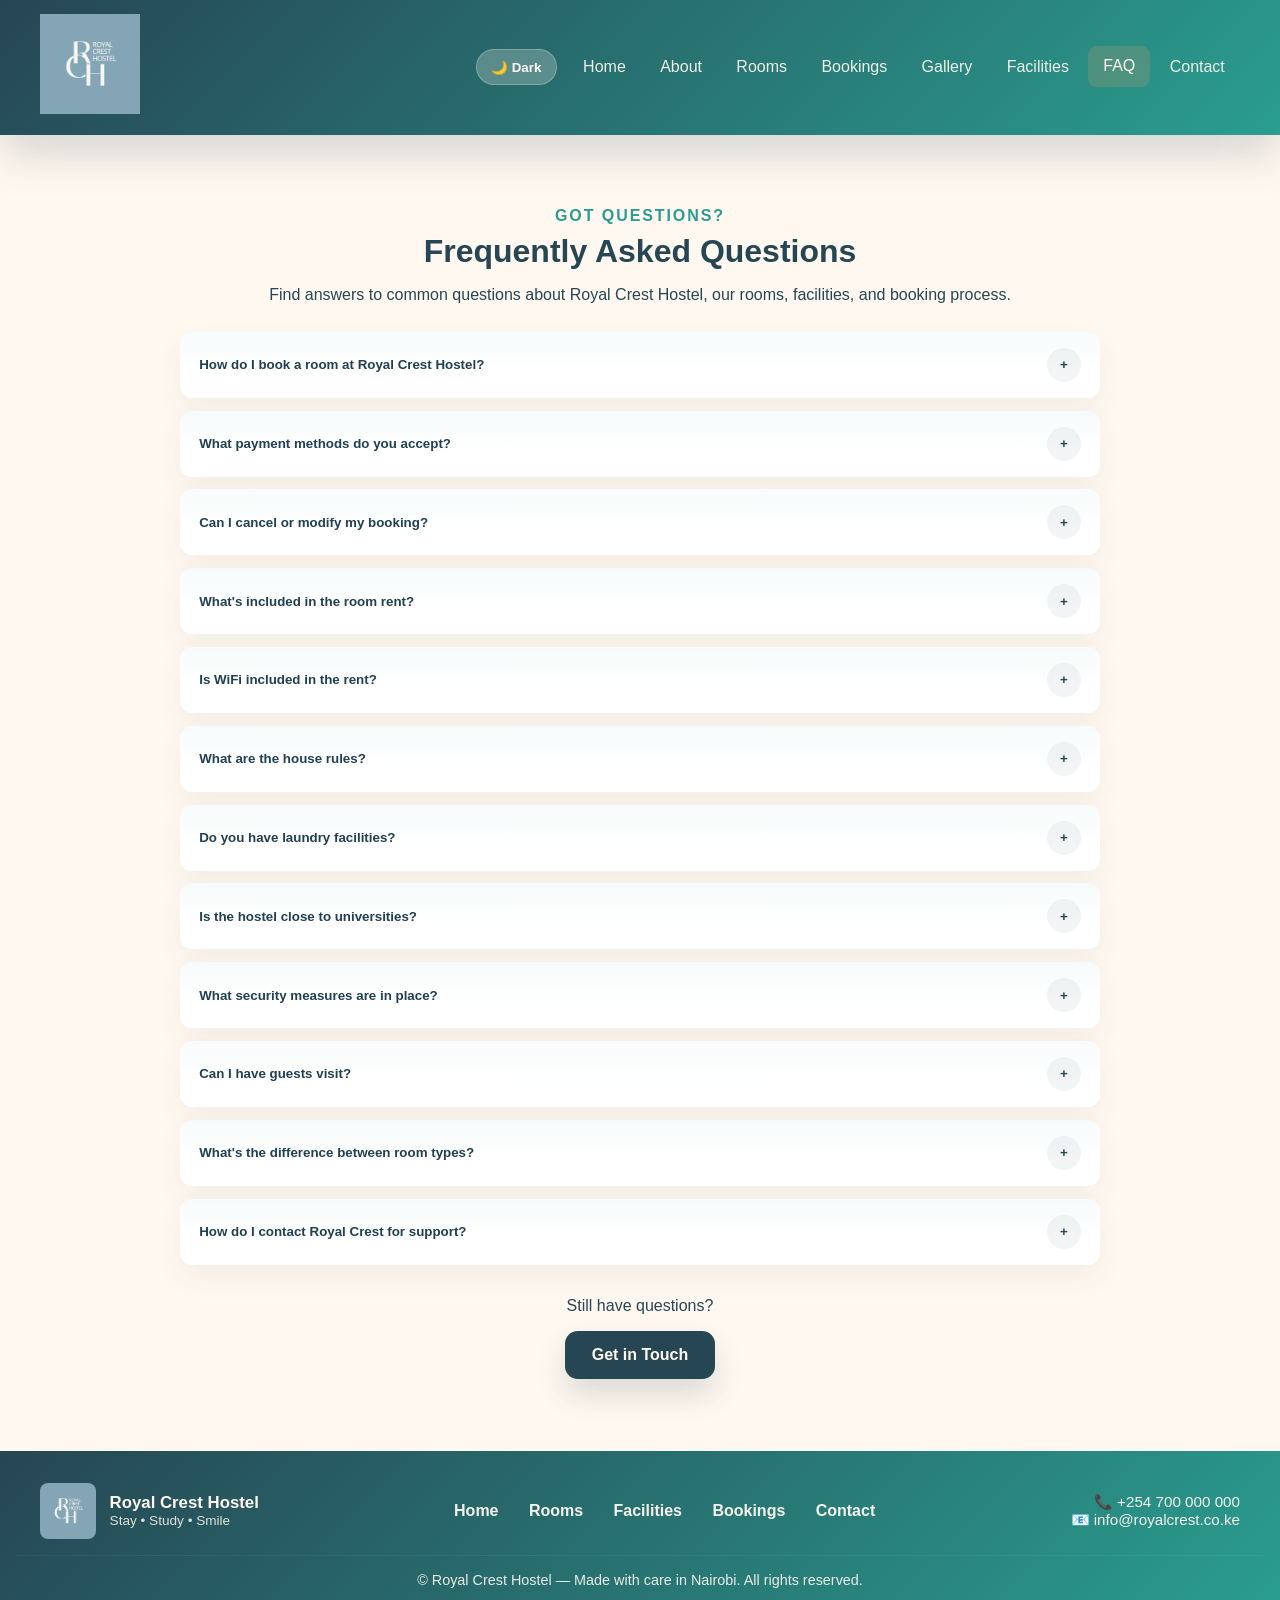
<file: faq.html>
<!DOCTYPE html>
<html lang="en">
<head>
    <meta charset="UTF-8">
    <meta name="viewport" content="width=device-width, initial-scale=1.0">
    <title>FAQ | Royal Crest Hostel</title>
    <link rel="stylesheet" href="styles.css">
</head>
<body>
    <nav class="navbar navbar-expand-lg bg-body-tertiary">
        <div class="container-fluid">
            <a class="navbar-brand" href="index.html">
                <img src="Images/logo.png" alt="logo" width="100" height="100">
            </a>
            <button class="navbar-toggler" type="button" data-bs-toggle="collapse" data-bs-target="#navbarScroll" aria-controls="navbarScroll" aria-expanded="false" aria-label="Toggle navigation">
                <span class="navbar-toggler-icon"></span>
            </button>
            <div class="collapse navbar-collapse" id="navbarScroll">
                <ul class="navbar-nav me-auto my-2 my-lg-0 navbar-nav-scroll" style="--bs-scroll-height: 100px;">
                    <li class="nav-item">
                        <a class="nav-link" href="index.html">Home</a>
                    </li>
                    <li class="nav-item">
                        <a class="nav-link" href="about.html">About</a>
                    </li>
                    <li class="nav-item">
                        <a class="nav-link" href="rooms.html">Rooms</a>
                    </li>
                    <li class="nav-item">
                        <a class="nav-link" href="bookings.html">Bookings</a>
                    </li>
                    <li class="nav-item">
                        <a class="nav-link" href="index.html#gallery">Gallery</a>
                    </li>
                    <li class="nav-item">
                        <a class="nav-link" href="facilities.html">Facilities</a>
                    </li>
                    <li class="nav-item">
                        <a class="nav-link active" href="faq.html">FAQ</a>
                    </li>
                    <li class="nav-item">
                        <a class="nav-link" href="contact.html">Contact</a>
                    </li>
                </ul>
            </div>
        </div>
    </nav>

    <section class="faq-page">
        <div class="faq-header">
            <div class="header-text">
                <span>GOT QUESTIONS?</span>
                <h1>Frequently Asked Questions</h1>
                <p>Find answers to common questions about Royal Crest Hostel, our rooms, facilities, and booking process.</p>
            </div>
        </div>

        <div class="faq-container">
            <div class="faq-item">
                <button class="faq-question" type="button" aria-expanded="false">
                    <span class="faq-title">How do I book a room at Royal Crest Hostel?</span>
                    <span class="faq-icon">+</span>
                </button>
                <div class="faq-answer">
                    <p>Booking is easy! Simply visit our <a href="rooms.html">Rooms page</a>, select your preferred room type, click "View Details", and follow the booking instructions. You'll need to pay a deposit to secure your reservation, with the balance due on arrival or via bank transfer.</p>
                </div>
            </div>

            <div class="faq-item">
                <button class="faq-question" type="button" aria-expanded="false">
                    <span class="faq-title">What payment methods do you accept?</span>
                    <span class="faq-icon">+</span>
                </button>
                <div class="faq-answer">
                    <p>We accept bank transfers, M-Pesa, cash payments on arrival, and online transfers. For booking deposits, you can use any of these methods. Contact our team for specific payment details and available options.</p>
                </div>
            </div>

            <div class="faq-item">
                <button class="faq-question" type="button" aria-expanded="false">
                    <span class="faq-title">Can I cancel or modify my booking?</span>
                    <span class="faq-icon">+</span>
                </button>
                <div class="faq-answer">
                    <p>Yes, you can cancel or modify your booking up to 7 days before your arrival. A cancellation fee may apply depending on how close it is to your check-in date. Contact our support team for assistance.</p>
                </div>
            </div>

            <div class="faq-item">
                <button class="faq-question" type="button" aria-expanded="false">
                    <span class="faq-title">What's included in the room rent?</span>
                    <span class="faq-icon">+</span>
                </button>
                <div class="faq-answer">
                    <p>All room rentals include access to high-speed WiFi, furnished bedding, 24/7 security, utilities (water and electricity), and access to all hostel facilities including the gym, study areas, shared kitchen, and lounge.</p>
                </div>
            </div>

            <div class="faq-item">
                <button class="faq-question" type="button" aria-expanded="false">
                    <span class="faq-title">Is WiFi included in the rent?</span>
                    <span class="faq-icon">+</span>
                </button>
                <div class="faq-answer">
                    <p>Yes! High-speed WiFi is included in all room packages. Our network is optimized for streaming, online classes, and gaming. Most students get speeds of 50+ Mbps on average.</p>
                </div>
            </div>

            <div class="faq-item">
                <button class="faq-question" type="button" aria-expanded="false">
                    <span class="faq-title">What are the house rules?</span>
                    <span class="faq-icon">+</span>
                </button>
                <div class="faq-answer">
                    <p>Our house rules include quiet hours from 10 PM to 8 AM, no smoking inside rooms, no loud parties, respect for shared facilities, and basic cleanliness standards. Guests are expected to follow these rules to ensure everyone's comfort and safety.</p>
                </div>
            </div>

            <div class="faq-item">
                <button class="faq-question" type="button" aria-expanded="false">
                    <span class="faq-title">Do you have laundry facilities?</span>
                    <span class="faq-icon">+</span>
                </button>
                <div class="faq-answer">
                    <p>Yes! We have a dedicated laundry room with washing machines available daily from 6 AM to 8 PM. There's a small fee per load. We also offer laundry services if you prefer professional cleaning.</p>
                </div>
            </div>

            <div class="faq-item">
                <button class="faq-question" type="button" aria-expanded="false">
                    <span class="faq-title">Is the hostel close to universities?</span>
                    <span class="faq-icon">+</span>
                </button>
                <div class="faq-answer">
                    <p>Yes! Royal Crest Hostel is strategically located in Nairobi with easy access to major universities and colleges. We're within walking distance of several campuses and close to public transport routes for quick commutes.</p>
                </div>
            </div>

            <div class="faq-item">
                <button class="faq-question" type="button" aria-expanded="false">
                    <span class="faq-title">What security measures are in place?</span>
                    <span class="faq-icon">+</span>
                </button>
                <div class="faq-answer">
                    <p>We prioritize guest safety with 24/7 security staff, CCTV cameras in common areas, secure room locks, gated compound, and controlled access. Each room has individual lockers for valuables. Guests are provided with security tips upon arrival.</p>
                </div>
            </div>

            <div class="faq-item">
                <button class="faq-question" type="button" aria-expanded="false">
                    <span class="faq-title">Can I have guests visit?</span>
                    <span class="faq-icon">+</span>
                </button>
                <div class="faq-answer">
                    <p>Yes, guests are welcome during daytime visiting hours (8 AM to 8 PM). Overnight guests require advance notification and management approval. Please respect quiet hours and other residents' privacy.</p>
                </div>
            </div>

            <div class="faq-item">
                <button class="faq-question" type="button" aria-expanded="false">
                    <span class="faq-title">What's the difference between room types?</span>
                    <span class="faq-icon">+</span>
                </button>
                <div class="faq-answer">
                    <p>Our Studio Room is perfect for solo students who want privacy. The Double Room is great for two people sharing. The 4-Person Room is budget-friendly for groups. Our Premium Deluxe Suite offers luxury with double space, Smart TV, and en-suite bathroom. Choose based on your needs and budget!</p>
                </div>
            </div>

            <div class="faq-item">
                <button class="faq-question" type="button" aria-expanded="false">
                    <span class="faq-title">How do I contact Royal Crest for support?</span>
                    <span class="faq-icon">+</span>
                </button>
                <div class="faq-answer">
                    <p>You can reach us via email, phone, or visit our <a href="contact.html">Contact page</a> to submit an inquiry. Our support team typically responds within 24 hours. For urgent matters, call our reception desk available 24/7.</p>
                </div>
            </div>
        </div>

        <div class="faq-cta">
            <p>Still have questions?</p>
            <a href="contact.html" class="hero-btn primary">Get in Touch</a>
        </div>
    </section>

    <script>
        document.querySelectorAll('.faq-question').forEach(button => {
            button.addEventListener('click', () => {
                const isOpen = button.getAttribute('aria-expanded') === 'true';
                const answer = button.nextElementSibling;
                const icon = button.querySelector('.faq-icon');

                // Close all other items
                document.querySelectorAll('.faq-question').forEach(otherButton => {
                    if (otherButton !== button) {
                        otherButton.setAttribute('aria-expanded', 'false');
                        otherButton.nextElementSibling.style.maxHeight = '0';
                        otherButton.querySelector('.faq-icon').textContent = '+';
                    }
                });

                // Toggle current item
                if (isOpen) {
                    button.setAttribute('aria-expanded', 'false');
                    answer.style.maxHeight = '0';
                    icon.textContent = '+';
                } else {
                    button.setAttribute('aria-expanded', 'true');
                    answer.style.maxHeight = answer.scrollHeight + 'px';
                    icon.textContent = '−';
                }
            });
        });
    </script>
        <footer class="site-footer">
            <div class="footer-inner">
                <div class="footer-brand">
                    <img src="Images/logo.png" alt="Royal Crest logo">
                    <div class="brand-text">
                        <strong>Royal Crest Hostel</strong>
                        <small>Stay • Study • Smile</small>
                    </div>
                </div>

                <nav class="footer-nav" aria-label="Footer navigation">
                    <a href="index.html">Home</a>
                    <a href="rooms.html">Rooms</a>
                    <a href="facilities.html">Facilities</a>
                    <a href="bookings.html">Bookings</a>
                    <a href="contact.html">Contact</a>
                </nav>

                <div class="footer-contact">
                    <div>📞 +254 700 000 000</div>
                    <div>📧 info@royalcrest.co.ke</div>
                </div>
            </div>
            <div class="footer-bottom">© Royal Crest Hostel — Made with care in Nairobi. All rights reserved.</div>
        </footer>

<script>
  const toggleTheme = () => {
    const body = document.body;
    const isDark = body.classList.toggle('dark');
    localStorage.setItem('theme', isDark ? 'dark' : 'light');
    const button = document.querySelector('.theme-toggle');
    if (button) {
      button.textContent = isDark ? '☀️ Light' : '🌙 Dark';
    }
  };

  const savedTheme = localStorage.getItem('theme');
  if (savedTheme === 'dark') {
    document.body.classList.add('dark');
  }

  const container = document.querySelector('.container-fluid');
  const navbarCollapse = document.querySelector('.navbar-collapse');
  if (container && !document.querySelector('.theme-toggle')) {
    const button = document.createElement('button');
    button.type = 'button';
    button.className = 'theme-toggle';
    button.textContent = document.body.classList.contains('dark') ? '☀️ Light' : '🌙 Dark';
    button.setAttribute('aria-label', 'Toggle color theme');
    button.addEventListener('click', toggleTheme);
    if (navbarCollapse) {
      container.insertBefore(button, navbarCollapse);
    } else {
      container.appendChild(button);
    }
  }
</script>
</body>
</html>
</file>
<file: styles.css>
﻿/* ===== Global theme variables ===== */
:root {
  --bg: #FFF8F0;
  --surface: #ffffff;
  --surface-alt: #f4ecdc;
  --text: #264653;
  --muted: #405a5f;
  --accent: #2A9D8F;
  --accent-strong: #E76F51;
  --navbar-bg: linear-gradient(135deg, #264653 0%, #2A9D8F 100%);
  --navbar-text: #FFF8F0;
  --shadow: rgba(38, 70, 83, 0.08);
  --border: rgba(38, 70, 83, 0.12);
  --hero-bg: radial-gradient(circle at top left, rgba(244, 162, 97, 0.15), transparent 36%), linear-gradient(180deg, #FFF8F0 0%, #e8dfd7 100%);
  --hero-bg-alt: radial-gradient(circle at top left, rgba(244, 162, 97, 0.18), transparent 28%), radial-gradient(circle at bottom right, rgba(106, 159, 210, 0.18), transparent 24%), linear-gradient(180deg, #fff8f0 0%, #f4ecdc 100%);
  --section-bg: radial-gradient(circle at top left, rgba(244, 162, 97, 0.12), transparent 34%), linear-gradient(180deg, #fff8f0 0%, #f7eee6 100%);
  --input-bg: #fff8f0;
  --input-border: rgba(38, 70, 83, 0.18);
  --button-primary-bg: #264653;
  --button-primary-text: #FFF8F0;
  --button-secondary-bg: rgba(42, 157, 143, 0.12);
  --button-secondary-text: #264653;
}

/* ===== Dark mode theme variables ===== */
body.dark {
  --bg: #111827;
  --surface: #1f2937;
  --surface-alt: #243447;
  --text: #f8fafc;
  --muted: #d1d5db;
  --accent: #34d399;
  --accent-strong: #f4a261;
  --navbar-bg: linear-gradient(135deg, #0f172a 0%, #1d4ed8 100%);
  --navbar-text: #f8fafc;
  --shadow: rgba(15, 23, 42, 0.35);
  --border: rgba(148, 163, 184, 0.2);
  --hero-bg: radial-gradient(circle at top left, rgba(15, 23, 42, 0.85), transparent 36%), linear-gradient(180deg, #0f172a 0%, #111827 100%);
  --hero-bg-alt: radial-gradient(circle at top left, rgba(15, 23, 42, 0.9), transparent 28%), radial-gradient(circle at bottom right, rgba(29, 78, 216, 0.28), transparent 24%), linear-gradient(180deg, #111827 0%, #1f2937 100%);
  --section-bg: radial-gradient(circle at top left, rgba(52, 211, 153, 0.12), transparent 34%), linear-gradient(180deg, #111827 0%, #1f2937 100%);
  --input-bg: #243447;
  --input-border: rgba(148, 163, 184, 0.24);
  --button-primary-bg: #34d399;
  --button-primary-text: #07110d;
  --button-secondary-bg: rgba(52, 211, 153, 0.16);
  --button-secondary-text: #f8fafc;
}

/* ===== Base page styling ===== */
body {
  margin: 0;
  font-family: "Segoe UI", Tahoma, Geneva, Verdana, sans-serif;
  background-color: var(--bg);
  color: var(--text);
  transition: background-color 0.25s ease, color 0.25s ease;
}

/* ===== Gallery page styles ===== */
.gallery-page {
  max-width: 1180px;
  margin: 0 auto;
  padding: 1.5rem 1rem 3rem;
}

.gallery-grid {
  display: grid;
  grid-template-columns: repeat(3, minmax(0, 1fr));
  gap: 1.15rem;
}

.gallery-card {
  background: var(--surface);
  border: none;
  border-radius: 1rem;
  overflow: hidden;
  box-shadow: 0 12px 28px var(--shadow);
  text-align: left;
  cursor: pointer;
  padding: 0;
  transition: transform 0.2s ease, box-shadow 0.2s ease;
}

.gallery-card:hover {
  transform: translateY(-4px);
  box-shadow: 0 18px 36px var(--shadow);
}

.gallery-card img {
  width: 100%;
  height: 240px;
  object-fit: cover;
  display: block;
}

.gallery-caption {
  padding: 1rem 1rem 1.2rem;
}

.gallery-caption h3 {
  margin: 0 0 0.35rem;
  color: var(--text);
}

.gallery-caption p {
  margin: 0;
  color: var(--muted);
  line-height: 1.6;
}

.lightbox {
  position: fixed;
  inset: 0;
  background: rgba(8, 15, 20, 0.88);
  display: none;
  align-items: center;
  justify-content: center;
  padding: 1.25rem;
  z-index: 2000;
}

.lightbox.active {
  display: flex;
}

.lightbox-dialog {
  position: relative;
  max-width: 860px;
  width: 100%;
  background: #fff;
  border-radius: 1rem;
  overflow: hidden;
  box-shadow: 0 18px 45px rgba(0, 0, 0, 0.25);
}

.lightbox-image {
  width: 100%;
  max-height: 78vh;
  object-fit: cover;
  display: block;
}

.lightbox-caption {
  padding: 1rem 1.2rem 1.2rem;
  color: #264653;
  line-height: 1.6;
}

.lightbox-close {
  position: absolute;
  top: 0.7rem;
  right: 0.7rem;
  border: none;
  border-radius: 999px;
  width: 2.3rem;
  height: 2.3rem;
  font-size: 1.35rem;
  cursor: pointer;
  background: rgba(255, 255, 255, 0.92);
  color: #264653;
}

@media (max-width: 900px) {
  .gallery-grid {
    grid-template-columns: repeat(2, minmax(0, 1fr));
  }
}

@media (max-width: 680px) {
  .gallery-grid {
    grid-template-columns: 1fr;
  }
}

/* ===== Theme toggle button styling ===== */
.theme-toggle {
  border: 1px solid rgba(255, 248, 240, 0.24);
  background: rgba(255, 248, 240, 0.24);
  color: var(--navbar-text);
  padding: 0.6rem 0.9rem;
  border-radius: 999px;
  cursor: pointer;
  font-weight: 700;
  margin-left: auto;
  transition: transform 0.18s ease, background-color 0.2s ease;
}

.theme-toggle:hover {
  transform: translateY(-1px);
  background: rgba(255, 248, 240, 0.34);
}

/* ===== Main navigation bar styling ===== */
.navbar {
  background: var(--navbar-bg);
  color: var(--navbar-text);
  padding: 0.9rem 1.2rem;
  position: sticky;
  top: 0;
  z-index: 1000;
  box-shadow: 0 20px 40px rgba(38, 70, 83, 0.18);
}

.navbar .container-fluid {
  display: flex;
  align-items: center;
  justify-content: space-between;
  flex-wrap: wrap;
  gap: 0.7rem;
  max-width: 1200px;
  margin: 0 auto;
}

.navbar-actions {
  display: flex;
  align-items: center;
  gap: 0.7rem;
}

.navbar-brand {
  font-size: 1.45rem;
  font-weight: 800;
  letter-spacing: 0.04em;
  color: var(--navbar-text);
  text-decoration: none;
}

.navbar-nav {
  display: flex;
  flex-wrap: wrap;
  gap: 0.25rem;
  list-style: none;
  margin: 0;
  padding: 0;
}

.nav-link {
  color: rgba(255, 248, 240, 0.92);
  text-decoration: none;
  padding: 0.7rem 0.95rem;
  border-radius: 0.55rem;
  transition: transform 0.18s ease, background-color 0.22s ease, color 0.22s ease;
  display: inline-block;
}

.nav-link:hover,
.nav-link.active {
  background-color: rgba(244, 162, 97, 0.18);
  color: #FFF8F0;
  transform: translateY(-1px);
}

.navbar-toggler {
  display: none;
  border: none;
  background: transparent;
  cursor: pointer;
  padding: 0.45rem;
}

.navbar-toggler-icon {
  position: relative;
  display: block;
  width: 24px;
  height: 2px;
  background: #FFF8F0;
}

.navbar-toggler-icon::before,
.navbar-toggler-icon::after {
  content: "";
  position: absolute;
  left: 0;
  width: 24px;
  height: 2px;
  background: #FFF8F0;
}

.navbar-toggler-icon::before {
  top: -7px;
}

.navbar-toggler-icon::after {
  top: 7px;
}

@media (max-width: 900px) {
  .navbar .container-fluid {
    justify-content: space-between;
  }

  .theme-toggle {
    margin-left: 0;
  }
  .navbar-toggler {
    display: inline-flex;
  }
  .navbar-collapse {
    width: 100%;
    margin-top: 0.9rem;
  }
  .navbar-nav {
    flex-direction: column;
    width: 100%;
    background: rgba(255, 248, 240, 0.12);
    border: 1px solid rgba(38, 70, 83, 0.12);
    padding: 0.8rem;
    border-radius: 1rem;
  }
  .nav-link {
    width: 100%;
    padding: 0.85rem 1rem;
  }
}

/* ===== Hero sections for landing, about, and contact pages ===== */
.hero {
  padding: 4rem 1.5rem;
  min-height: calc(100vh - 96px);
  display: flex;
  align-items: center;
  background: var(--hero-bg);
}

.hero-content {
  max-width: 560px;
}

.hero-inner {
  display: grid;
  grid-template-columns: 1fr 1fr;
  gap: 2.5rem;
  align-items: center;
  width: min(1180px, 100%);
  margin: 0 auto;
}

.hero.fun-hero {
  background: var(--hero-bg-alt);
}

.hero-quickstats {
  display: flex;
  flex-wrap: wrap;
  gap: 0.75rem;
  margin: 1.3rem 0 1.8rem;
}

.stat-pill {
  background: rgba(244, 162, 97, 0.12);
  color: #e76f51;
  border-radius: 999px;
  padding: 0.7rem 1rem;
  font-weight: 700;
  font-size: 0.95rem;
  box-shadow: 0 10px 24px rgba(227, 111, 81, 0.08);
}

.fun-grid {
  display: grid;
  grid-template-columns: repeat(3, minmax(0, 1fr));
  gap: 1.25rem;
}

/* ===== Small feature cards used on home and about pages ===== */
.fun-card {
  background: var(--surface);
  border-radius: 1.8rem;
  padding: 1.65rem;
  border: 1px solid var(--border);
  box-shadow: 0 24px 40px var(--shadow);
  transition: transform 0.25s ease, box-shadow 0.25s ease;
}

.fun-card:hover {
  transform: translateY(-6px);
  box-shadow: 0 30px 50px var(--shadow);
}

.fun-card h3 {
  margin: 0 0 0.85rem;
  font-size: 1.25rem;
  line-height: 1.3;
}

.fun-card p {
  margin: 0;
  color: var(--muted);
  line-height: 1.85;
}

.hero-carousel {
  position: relative;
  min-height: 520px;
  border-radius: 1.5rem;
  overflow: hidden;
  box-shadow: 0 30px 70px rgba(38, 70, 83, 0.15);
  background: #2A9D8F;
}

.carousel-slides {
  position: relative;
  width: 100%;
  height: 100%;
  min-height: 520px;
}

.carousel-slide {
  position: absolute;
  top: 0;
  left: 0;
  width: 100%;
  height: 100%;
  opacity: 0;
  transform: scale(0.97);
  transition: opacity 0.6s ease, transform 0.6s ease;
  overflow: hidden;
}

.carousel-slide.active {
  opacity: 1;
  transform: scale(1);
  z-index: 1;
}

.carousel-slide img.carousel-image {
  width: 100%;
  height: 100%;
  object-fit: cover;
  object-position: center;
  display: block;
}

.carousel-slide.slide-1 {
  background: linear-gradient(180deg, rgba(38, 70, 83, 0.45), rgba(42, 157, 143, 0.35));
}

.carousel-slide.slide-2 {
  background: linear-gradient(180deg, rgba(42, 157, 143, 0.9), rgba(38, 70, 83, 0.65)), radial-gradient(circle at bottom left, rgba(255, 248, 240, 0.22), transparent 28%), radial-gradient(circle at top right, rgba(244, 162, 97, 0.18), transparent 34%);
}

.carousel-slide.slide-3 {
  background: linear-gradient(180deg, rgba(38, 70, 83, 0.9), rgba(36, 70, 83, 0.55)), radial-gradient(circle at top left, rgba(244, 162, 97, 0.35), transparent 28%), radial-gradient(circle at bottom right, rgba(255, 248, 240, 0.18), transparent 30%);
}

.slide-copy {
  position: absolute;
  bottom: 2.5rem;
  left: 2rem;
  color: #FFF8F0;
  max-width: 18rem;
  z-index: 1;
}

.slide-copy span {
  display: inline-block;
  font-size: 0.9rem;
  text-transform: uppercase;
  letter-spacing: 0.18em;
  margin-bottom: 0.75rem;
  color: rgba(255, 248, 240, 0.88);
}

.slide-copy h2 {
  margin: 0;
  font-size: clamp(2rem, 3vw, 2.75rem);
  line-height: 1.05;
  letter-spacing: -0.04em;
}

.carousel-controls {
  position: absolute;
  inset: auto 1rem 2rem;
  display: flex;
  justify-content: space-between;
  width: calc(100% - 2rem);
  z-index: 2;
}

.carousel-control {
  width: 52px;
  height: 52px;
  border-radius: 50%;
  border: none;
  background: rgba(255, 248, 240, 0.2);
  color: #FFF8F0;
  font-size: 1.5rem;
  cursor: pointer;
  transition: background-color 0.22s ease, transform 0.22s ease;
  display: grid;
  place-items: center;
}

.carousel-control:hover {
  background: rgba(255, 248, 240, 0.35);
  transform: translateY(-1px);
}

.carousel-indicators {
  position: absolute;
  bottom: 1rem;
  left: 50%;
  transform: translateX(-50%);
  display: flex;
  gap: 0.55rem;
  z-index: 2;
}

.indicator {
  width: 12px;
  height: 12px;
  border-radius: 50%;
  border: 1px solid rgba(255, 248, 240, 0.9);
  background: rgba(255, 248, 240, 0.2);
  cursor: pointer;
  transition: transform 0.2s ease, background-color 0.2s ease;
}

.indicator.active {
  background: #FFF8F0;
  transform: scale(1.2);
}

.hero-tag {
  display: inline-block;
  margin-bottom: 1rem;
  font-size: 0.95rem;
  font-weight: 700;
  letter-spacing: 0.14em;
  text-transform: uppercase;
  color: var(--accent);
  background: rgba(42, 157, 143, 0.14);
  padding: 0.65rem 1rem;
  border-radius: 999px;
}

.hero-title {
  margin: 0;
  font-size: clamp(2.75rem, 5vw, 4.5rem);
  line-height: 0.98;
  color: var(--text);
}

.hero-text {
  margin: 1.4rem 0 2rem;
  max-width: 44rem;
  color: var(--muted);
  font-size: 1.05rem;
  line-height: 1.85;
}

.hero-actions {
  display: flex;
  gap: 1rem;
  flex-wrap: wrap;
}

.hero-btn {
  display: inline-flex;
  align-items: center;
  justify-content: center;
  padding: 0.95rem 1.65rem;
  border-radius: 0.8rem;
  font-weight: 700;
  text-decoration: none;
  transition: transform 0.22s ease, box-shadow 0.22s ease, background-color 0.22s ease;
}

.feature-grid {
  display: grid;
  grid-template-columns: repeat(3, minmax(0, 1fr));
  gap: 1.25rem;
}

.feature-card {
  background: var(--surface);
  border: 1px solid var(--border);
  border-radius: 1.5rem;
  padding: 1.75rem;
  box-shadow: 0 24px 40px var(--shadow);
}

.feature-card span {
  display: inline-block;
  margin-bottom: 0.85rem;
  font-size: 0.85rem;
  font-weight: 700;
  letter-spacing: 0.12em;
  text-transform: uppercase;
  color: var(--accent);
}

.feature-card h3 {
  margin: 0 0 0.8rem;
  color: var(--text);
  font-size: 1.2rem;
  line-height: 1.3;
}

.feature-card p {
  margin: 0;
  color: var(--muted);
  line-height: 1.8;
}

/* ===== Button styles for primary and secondary actions ===== */
.hero-btn.primary {
  background: var(--button-primary-bg);
  color: var(--button-primary-text);
  box-shadow: 0 16px 30px rgba(38, 70, 83, 0.16);
}

.hero-btn.secondary {
  background: var(--button-secondary-bg);
  color: var(--button-secondary-text);
  border: 1px solid rgba(42, 157, 143, 0.28);
}

.hero-btn:hover {
  transform: translateY(-2px);
}

@media (max-width: 680px) {
  .hero {
    padding: 3rem 1rem;
  }
  .hero-actions {
    flex-direction: column;
    align-items: stretch;
  }
  .hero-btn {
    width: 100%;
  }
}

/* ===== Contact page section styling ===== */
.contact-section {
  padding: 4rem 1.5rem;
  background: var(--section-bg);
}

.contact-grid {
  display: grid;
  grid-template-columns: 1.2fr 0.85fr;
  gap: 2rem;
  max-width: 1180px;
  margin: 0 auto;
  align-items: start;
}

/* ===== Contact form card and sidebar panel styling ===== */
.contact-card,
.contact-info-panel {
  background: var(--surface);
  border-radius: 1.5rem;
  padding: 2rem;
  box-shadow: 0 28px 60px var(--shadow);
}

/* Improved contact form visuals */
.contact-card {
  max-width: 760px;
  margin: 0 auto;
  padding: 2.25rem;
  border: 1px solid rgba(38,70,83,0.05);
}

.contact-card h2,
.contact-info-panel h3 {
  margin-top: 0;
  color: var(--text);
}

.contact-intro {
  margin: 0.75rem 0 1.75rem;
  color: var(--muted);
  line-height: 1.9;
}

.contact-form {
  display: grid;
  gap: 1.25rem;
}

.contact-form label {
  display: grid;
  gap: 0.55rem;
  color: #264653;
  font-weight: 600;
  font-size: 0.98rem;
}

.contact-form label .field-note {
  font-weight: 400;
  font-size: 0.85rem;
  color: #6b7a7a;
}

.contact-form input,
.contact-form textarea,
.contact-form select {
  width: 100%;
  border: 1px solid var(--input-border);
  border-radius: 1rem;
  padding: 1rem 1.1rem;
  background: var(--input-bg);
  color: var(--text);
  font: inherit;
  transition: border-color 0.2s ease, box-shadow 0.2s ease;
}

.contact-form input:focus,
.contact-form textarea:focus,
.contact-form select:focus {
  outline: none;
  border-color: var(--accent);
  box-shadow: 0 0 0 4px rgba(42, 157, 143, 0.14);
}

.contact-form input,
.contact-form textarea,
.contact-form select {
  transition: border-color 0.18s ease, box-shadow 0.18s ease, transform 0.12s ease;
}

.contact-form input:hover,
.contact-form textarea:hover,
.contact-form select:hover {
  transform: translateY(-2px);
}

.contact-form textarea {
  min-height: 190px;
  resize: vertical;
}

.form-row {
  display: grid;
  grid-template-columns: repeat(2, minmax(0, 1fr));
  gap: 1rem;
}

.form-row .full {
  grid-column: 1 / -1;
}

.contact-checklist {
  display: flex;
  flex-direction: column;
  gap: 0.85rem;
  color: var(--muted);
  font-size: 0.95rem;
}

.contact-checklist label {
  align-items: center;
  display: inline-flex;
  gap: 0.75rem;
  font-weight: 500;
}

.contact-card .hero-btn.primary {
  width: 100%;
  padding: 0.95rem 1rem;
  font-size: 1rem;
  border-radius: 0.9rem;
}

.contact-card .hero-btn.secondary {
  width: 100%;
}

.contact-checklist input {
  width: auto;
  min-width: 1.05rem;
  height: 1.05rem;
  accent-color: #2a9d8f;
}

.contact-info-panel {
  display: grid;
  gap: 1.2rem;
}

.info-card {
  background: rgba(42, 157, 143, 0.08);
  border-radius: 1.15rem;
  padding: 1.5rem;
}

.info-card h3 {
  margin-bottom: 0.75rem;
  font-size: 1.05rem;
}

.info-card p {
  margin: 0;
  color: var(--muted);
  line-height: 1.85;
}

.contact-meta {
  display: grid;
  gap: 1rem;
  padding: 1.5rem;
  border-radius: 1.25rem;
  background: linear-gradient(180deg, rgba(42, 157, 143, 0.08), rgba(255, 248, 240, 0.08));
}

.contact-meta strong {
  display: block;
  margin-bottom: 0.35rem;
  color: var(--text);
}

.contact-meta p {
  margin: 0;
  color: var(--muted);
  line-height: 1.8;
}

@media (max-width: 980px) {
  .contact-grid {
    grid-template-columns: 1fr;
  }
  .feature-grid,
  .fun-grid {
    grid-template-columns: 1fr;
  }
}

@media (max-width: 680px) {
  .contact-card,
  .contact-info-panel {
    padding: 1.5rem;
  }
  .form-row {
    grid-template-columns: 1fr;
  }
}
.rooms-page{
    width:90%;
    margin:auto;
    padding:70px 0;
    background: transparent;
}

.rooms-header{

    display:flex;
    justify-content:space-between;
    align-items:center;
    margin-bottom:60px;
}

.rooms-header img{

    width:420px;
}

.rooms-header span{

    background: rgba(42, 157, 143, 0.16);
    color: var(--accent);
    padding:10px 22px;
    border-radius:30px;
    font-weight:600;
}

.rooms-header h1{

    font-size:55px;
    color:var(--text);
    margin:25px 0;
}

.rooms-header p{

    color:var(--muted);
    width:500px;
    line-height:1.8;
}

.filter-bar{

    display:flex;
    gap:20px;
    margin-bottom:40px;
}

.filter-bar select{

    padding:14px 18px;
    border:none;
    background:#fff;
    border-radius:12px;
    box-shadow:0 4px 12px rgba(0,0,0,.08);
}

/* ===== Room card styles for the rooms page ===== */
.room-card{

    display:flex;
    align-items:center;

    background:var(--surface);

    border-radius:18px;

    overflow:hidden;

    margin-bottom:25px;

    box-shadow:0 6px 20px rgba(0,0,0,.08);

}

.room-card img{

    width:320px;
    height:220px;
    object-fit:cover;
}

.room-info{

    flex:1;
    padding:35px;
}

.availability-badge {
    display: inline-block;
    font-size: 0.85rem;
    font-weight: 700;
    padding: 0.5rem 0.85rem;
    border-radius: 8px;
    margin-bottom: 0.9rem;
}

.availability-badge.available {
    background: rgba(76, 175, 80, 0.15);
    color: #2e7d32;
}

.availability-badge.limited {
    background: rgba(255, 193, 7, 0.15);
    color: #f57f17;
}

.availability-badge.unavailable {
    background: rgba(244, 67, 54, 0.15);
    color: #c62828;
}

.room-info h2{

    color:var(--text);
    margin-bottom:15px;
}

.room-info p{

    color:var(--muted);
    line-height:1.7;
}

.room-card button{
    border:none;
    background: var(--accent);
    color: var(--navbar-text);
    padding: 0.85rem 1.35rem;
    border-radius: 14px;
    font-weight: 700;
    cursor: pointer;
    transition: transform 0.22s ease, box-shadow 0.22s ease;
}

.room-card button:hover{
    transform: translateY(-2px);
    box-shadow: 0 18px 30px rgba(42, 157, 143, 0.2);
}

.features{
    display: flex;
    flex-wrap: wrap;
    gap: 0.85rem;
    margin-top: 1.2rem;
}

.features span{
    display: inline-flex;
    align-items: center;
    gap: 0.45rem;
    background: rgba(42, 157, 143, 0.12);
    color: #2A9D8F;
    padding: 0.55rem 0.95rem;
    border-radius: 999px;
    font-weight: 600;
    font-size: 0.95rem;
}

.premium-section {
    margin-bottom: 4rem;
    padding: 2rem;
    background: linear-gradient(135deg, rgba(42, 157, 143, 0.08) 0%, rgba(244, 162, 97, 0.08) 100%);
    border-radius: 1.5rem;
    position: relative;
}

.premium-label {
    text-align: center;
    font-size: 1.1rem;
    font-weight: 800;
    color: #F4A261;
    letter-spacing: 0.1em;
    margin-bottom: 1.5rem;
    text-shadow: 0 2px 4px rgba(0, 0, 0, 0.05);
}

.premium-room-card {
    display: flex;
    align-items: center;
    background: linear-gradient(135deg, var(--surface) 0%, var(--surface-alt) 100%);
    border-radius: 1.2rem;
    overflow: hidden;
    box-shadow: 0 12px 40px rgba(42, 157, 143, 0.15), 0 0 0 2px rgba(244, 162, 97, 0.3);
    margin-bottom: 0;
    transition: transform 0.3s ease, box-shadow 0.3s ease;
}

.premium-room-card:hover {
    transform: translateY(-4px);
    box-shadow: 0 16px 50px rgba(42, 157, 143, 0.2), 0 0 0 2px rgba(244, 162, 97, 0.5);
}

.premium-room-card img {
    width: 380px;
    height: 280px;
    object-fit: cover;
}

.premium-room-card .features span {
    background: rgba(244, 162, 97, 0.15);
    color: #F4A261;
}

.price {
    text-align: center;
}

.price h2 {
    color: var(--text);
    font-size: 1.8rem;
    margin: 0 0 0.3rem 0;
}

.price small {
    color: var(--accent);
    font-weight: 600;
}

.price .view-details-btn {
    margin-top: 1rem;
    display: inline-block;
}

.standard-rooms-section {
    margin-top: 3rem;
}

.section-title {
    font-size: 1.8rem;
    color: var(--text);
    margin-bottom: 2rem;
    font-weight: 700;
    text-align: center;
    padding-bottom: 1rem;
    border-bottom: 2px solid var(--border);
}

@media (max-width: 980px) {
  .rooms-page {
    width: 100%;
    padding: 50px 1rem;
  }

  .rooms-header {
    flex-direction: column;
    gap: 2rem;
  }

  .rooms-header img {
    width: 100%;
    max-width: 540px;
  }

  .filter-bar {
    flex-direction: column;
  }

  .room-card {
    flex-direction: column;
  }

  .room-card img {
    width: 100%;
    height: 260px;
  }

  .premium-room-card {
    flex-direction: column;
  }

  .premium-room-card img {
    width: 100%;
    height: 260px;
  }

  .premium-section {
    padding: 1.5rem;
  }
}

@media (max-width: 680px) {
  .hero {
    padding: 2rem 1rem;
  }

  .hero-content {
    text-align: center;
  }

  .hero-actions {
    flex-direction: column;
    align-items: stretch;
  }

  .hero-btn {
    width: 100%;
  }
}

.features{

    display:flex;
    gap:20px;
    margin-top:20px;
    flex-wrap:wrap;
}

.features span{

    color:#2b8b8b;
    font-weight:600;
}

.price{

    padding:35px;
    text-align:center;
}

.price h2{

    color:#0e7d7d;
    margin-bottom:10px;
}

.price button{

    margin-top:20px;

    background:#1d7e7c;

    color:white;

    border:none;

    padding:14px 28px;

    border-radius:10px;

    cursor:pointer;

    transition:.3s;
}

.price button:hover{

    background:#155d5b;
}

.view-details-btn {
    margin-top: 20px;
    background: #2A9D8F;
    color: white;
    border: none;
    padding: 14px 28px;
    border-radius: 10px;
    cursor: pointer;
    font: inherit;
    font-weight: 700;
    transition: transform 0.22s ease, box-shadow 0.22s ease, background-color 0.22s ease;
}

.view-details-btn:hover {
    transform: translateY(-2px);
    box-shadow: 0 16px 30px rgba(42, 157, 143, 0.2);
    background: #21867a;
}

.view-details-btn:disabled {
    cursor: not-allowed;
    opacity: 0.6;
}

.modal-overlay {
    position: fixed;
    inset: 0;
    background: rgba(12, 24, 28, 0.62);
    display: flex;
    align-items: center;
    justify-content: center;
    padding: 1.25rem;
    opacity: 0;
    pointer-events: none;
    transition: opacity 0.2s ease;
    z-index: 2000;
}

.modal-overlay.active {
    opacity: 1;
    pointer-events: auto;
}

.modal-dialog {
    position: relative;
    width: min(520px, 100%);
    background: #fff;
    border-radius: 1.1rem;
    padding: 1.6rem;
    box-shadow: 0 24px 55px rgba(18, 32, 38, 0.2);
}

.modal-close {
    position: absolute;
    top: 0.85rem;
    right: 0.85rem;
    border: none;
    background: transparent;
    font-size: 1.5rem;
    color: #264653;
    cursor: pointer;
}

.modal-dialog h3 {
    margin: 0 0 0.45rem;
    color: #264653;
}

.modal-price {
    color: #2A9D8F;
    font-weight: 700;
    margin: 0 0 0.85rem;
}

.modal-description,
.modal-payment p {
    color: #405a5f;
    line-height: 1.8;
    margin: 0 0 0.9rem;
}

.modal-payment {
    background: rgba(42, 157, 143, 0.08);
    border-radius: 0.9rem;
    padding: 0.95rem 1rem;
    margin: 1rem 0 1.2rem;
}

.modal-payment strong {
    display: block;
    margin-bottom: 0.35rem;
    color: #264653;
}

.modal-actions {
    display: flex;
    gap: 0.8rem;
    justify-content: flex-end;
    flex-wrap: wrap;
}

.modal-actions .hero-btn {
    padding: 0.8rem 1.2rem;
}

body.modal-open {
    overflow: hidden;
}

.facilities-grid {
    display: grid;
    grid-template-columns: repeat(2, minmax(0, 1fr));
    gap: 2rem;
    width: 90%;
    max-width: 1200px;
    margin: 4rem auto;
    padding: 0 1.5rem;
}

.facility-card {
    background: #fff;
    border-radius: 1.5rem;
    overflow: hidden;
    box-shadow: 0 24px 45px rgba(38, 70, 83, 0.1);
    transition: transform 0.25s ease, box-shadow 0.25s ease;
}

.facility-card:hover {
    transform: translateY(-8px);
    box-shadow: 0 30px 55px rgba(38, 70, 83, 0.15);
}

.facility-card img {
    width: 100%;
    height: 240px;
    object-fit: cover;
    display: block;
}

.facility-card h3 {
    margin: 1.2rem 1.5rem 0.5rem;
    color: #264653;
    font-size: 1.35rem;
}

.facility-card p {
    margin: 0.5rem 1.5rem 1rem;
    color: #405a5f;
    line-height: 1.8;
}

.facility-points {
    margin: 0 1.5rem 1.5rem;
    padding-left: 1.2rem;
    list-style: none;
    color: #405a5f;
}

.facility-points li {
    position: relative;
    padding-left: 1.2rem;
    margin-bottom: 0.6rem;
    line-height: 1.6;
}

.facility-points li:before {
    content: "✓";
    position: absolute;
    left: 0;
    color: #2A9D8F;
    font-weight: 700;
}

@media (max-width: 1000px) {
    .facilities-grid {
        grid-template-columns: 1fr;
    }
}

@media (max-width: 680px) {
    .facilities-grid {
        width: 100%;
        margin: 2.5rem auto;
        gap: 1.5rem;
    }

    .facility-card img {
        height: 200px;
    }

    .facility-card h3 {
        font-size: 1.15rem;
    }
}

/* Bookings Page Styles */
.bookings-page {
    max-width: 1200px;
    margin: 0 auto;
    padding: 2rem 1.5rem;
}

.bookings-header {
    text-align: center;
    margin-bottom: 3rem;
    padding-bottom: 2rem;
    border-bottom: 2px solid #2A9D8F;
}

.bookings-header .header-text span {
    display: block;
    font-size: 0.95rem;
    color: #2A9D8F;
    font-weight: 700;
    letter-spacing: 0.15em;
    text-transform: uppercase;
    margin-bottom: 0.5rem;
}

.bookings-header h1 {
    font-size: 2.5rem;
    color: #264653;
    margin: 0.5rem 0;
    font-weight: 800;
}

.bookings-header p {
    color: #405a5f;
    font-size: 1.1rem;
    margin: 0.5rem 0 0 0;
}

.bookings-container {
    min-height: 400px;
    margin-bottom: 3rem;
}

.bookings-list {
    display: grid;
    grid-template-columns: repeat(auto-fill, minmax(320px, 1fr));
    gap: 2rem;
    margin-bottom: 2rem;
}

.booking-card {
    background: white;
    border-radius: 1rem;
    overflow: hidden;
    box-shadow: 0 8px 20px rgba(38, 70, 83, 0.12);
    transition: transform 0.3s ease, box-shadow 0.3s ease;
    position: relative;
}

/* FAQ Page Styles (accordion dropdowns) */
.faq-page {
  max-width: 920px;
  margin: 2.5rem auto;
  padding: 2rem 1rem;
}

.faq-header {
  text-align: center;
  margin-bottom: 1.75rem;
}

.faq-header .header-text span {
  display: block;
  color: #2A9D8F;
  font-weight: 800;
  letter-spacing: 0.12em;
  margin-bottom: 0.5rem;
}

.faq-header h1 {
  color: #264653;
  font-size: 2rem;
  margin: 0.25rem 0 0.5rem;
}

.faq-container {
  display: grid;
  gap: 0.8rem;
}

.faq-item {
  background: #fff;
  border-radius: 12px;
  box-shadow: 0 12px 30px rgba(38,70,83,0.06);
  overflow: hidden;
}

.faq-question {
  width: 100%;
  display: flex;
  align-items: center;
  justify-content: space-between;
  padding: 1rem 1.2rem;
  background: linear-gradient(180deg, rgba(42,157,143,0.04), transparent 60%);
  border: none;
  cursor: pointer;
  font-weight: 700;
  color: #214051;
}

.faq-question .faq-title {
  text-align: left;
}

.faq-question .faq-icon {
  display: inline-block;
  width: 34px;
  height: 34px;
  border-radius: 50%;
  background: rgba(38,70,83,0.06);
  color: #264653;
  font-weight: 800;
  display: grid;
  place-items: center;
  transition: transform 0.22s ease, background 0.22s ease;
}

.faq-question[aria-expanded="true"] .faq-icon {
  transform: rotate(45deg);
  background: rgba(42,157,143,0.12);
}

.faq-answer {
  max-height: 0;
  overflow: hidden;
  transition: max-height 0.32s ease, padding 0.28s ease;
  padding: 0 1.2rem;
  background: #fff;
}

.faq-answer p {
  margin: 0.85rem 0 1.3rem;
  color: #405a5f;
  line-height: 1.7;
}

.faq-cta {
  text-align: center;
  margin-top: 2rem;
}

@media (max-width: 680px) {
  .faq-page { padding: 1rem; }
  .faq-header h1 { font-size: 1.5rem; }
  .faq-question { padding: 0.8rem; }
  .faq-answer { padding: 0 0.9rem; }
}

.booking-card:hover {
    transform: translateY(-8px);
    box-shadow: 0 12px 30px rgba(38, 70, 83, 0.18);
}

.remove-booking {
    position: absolute;
    top: 1rem;
    right: 1rem;
    background: #f44336;
    color: white;
    border: none;
    border-radius: 50%;
    width: 2rem;
    height: 2rem;
    font-size: 1.5rem;
    cursor: pointer;
    display: flex;
    align-items: center;
    justify-content: center;
    z-index: 10;
    transition: background 0.3s ease, transform 0.2s ease;
}

/* ===== Footer styles visible on every page ===== */
.site-footer {
  background: var(--navbar-bg);
  color: var(--navbar-text);
  padding: 2rem 1rem 1.25rem;
}

.footer-inner {
  max-width: 1200px;
  margin: 0 auto;
  display: flex;
  align-items: center;
  justify-content: space-between;
  gap: 1rem;
  flex-wrap: wrap;
}

.footer-brand {
  display: flex;
  align-items: center;
  gap: 0.85rem;
}

.footer-brand img {
  height: 56px;
  width: auto;
  border-radius: 8px;
}

.footer-brand .brand-text strong {
  display: block;
  color: var(--navbar-text);
  font-size: 1.05rem;
}

.footer-brand .brand-text small {
  display: block;
  color: rgba(255,248,240,0.9);
  font-size: 0.85rem;
  opacity: 0.95;
}

.footer-nav {
  display: flex;
  gap: 0.9rem;
  align-items: center;
}

.footer-nav a {
  color: rgba(255,248,240,0.95);
  text-decoration: none;
  font-weight: 700;
  padding: 0.25rem 0.5rem;
  border-radius: 6px;
}

.footer-nav a:hover {
  background: rgba(255,248,240,0.06);
}

.footer-contact {
  text-align: right;
  font-size: 0.95rem;
  color: rgba(255,248,240,0.95);
}

.footer-bottom {
  text-align: center;
  padding-top: 1rem;
  border-top: 1px solid rgba(255,248,240,0.06);
  color: rgba(255,248,240,0.9);
  font-size: 0.9rem;
  margin-top: 1rem;
}

@media (max-width: 680px) {
  .footer-inner { flex-direction: column; text-align: center; gap: 0.6rem; }
  .footer-contact { text-align: center; }
  .footer-nav { justify-content: center; flex-wrap: wrap; }
}

.remove-booking:hover {
    background: #d32f2f;
    transform: scale(1.1);
}

.booking-image {
    width: 100%;
    height: 200px;
    overflow: hidden;
}

.booking-image img {
    width: 100%;
    height: 100%;
    object-fit: cover;
}

.booking-details {
    padding: 1.5rem;
}

.booking-details h3 {
    font-size: 1.5rem;
    color: #264653;
    margin: 0 0 0.5rem 0;
    font-weight: 700;
}

.booking-price {
    color: #2A9D8F;
    font-size: 1.25rem;
    font-weight: 700;
    margin: 0 0 1rem 0;
}

.booking-meta {
    display: flex;
    flex-direction: column;
    gap: 0.5rem;
    margin-bottom: 1rem;
    padding-bottom: 1rem;
    border-bottom: 1px solid #e0e0e0;
}

.booking-meta span {
    color: #405a5f;
    font-size: 0.95rem;
}

.booking-description {
    color: #405a5f;
    margin: 1rem 0;
    line-height: 1.6;
}

.booking-payment {
    color: #264653;
    font-size: 0.95rem;
    margin: 1rem 0 0 0;
    line-height: 1.6;
}

.empty-state {
    text-align: center;
    padding: 4rem 2rem;
    color: #405a5f;
}

.empty-state p {
    font-size: 1.1rem;
    margin: 0;
}

.empty-state a {
    color: #2A9D8F;
    text-decoration: none;
    font-weight: 700;
    transition: color 0.3s ease;
}

.empty-state a:hover {
    color: #264653;
}

.bookings-actions {
    display: flex;
    gap: 1rem;
    justify-content: center;
    flex-wrap: wrap;
}

@media (max-width: 980px) {
    .bookings-list {
        grid-template-columns: repeat(auto-fill, minmax(280px, 1fr));
        gap: 1.5rem;
    }

    .bookings-header h1 {
        font-size: 2rem;
    }
}

@media (max-width: 680px) {
    .bookings-page {
        padding: 1.5rem 1rem;
    }

    .bookings-list {
        grid-template-columns: 1fr;
        gap: 1rem;
    }

    .bookings-header h1 {
        font-size: 1.5rem;
    }

    .bookings-header p {
        font-size: 1rem;
    }

    .booking-meta {
        flex-direction: row;
        flex-wrap: wrap;
        gap: 1rem;
    }

    .booking-actions {
        flex-direction: column;
    }

    .booking-actions button {
        width: 100%;
    }
}
</file>
